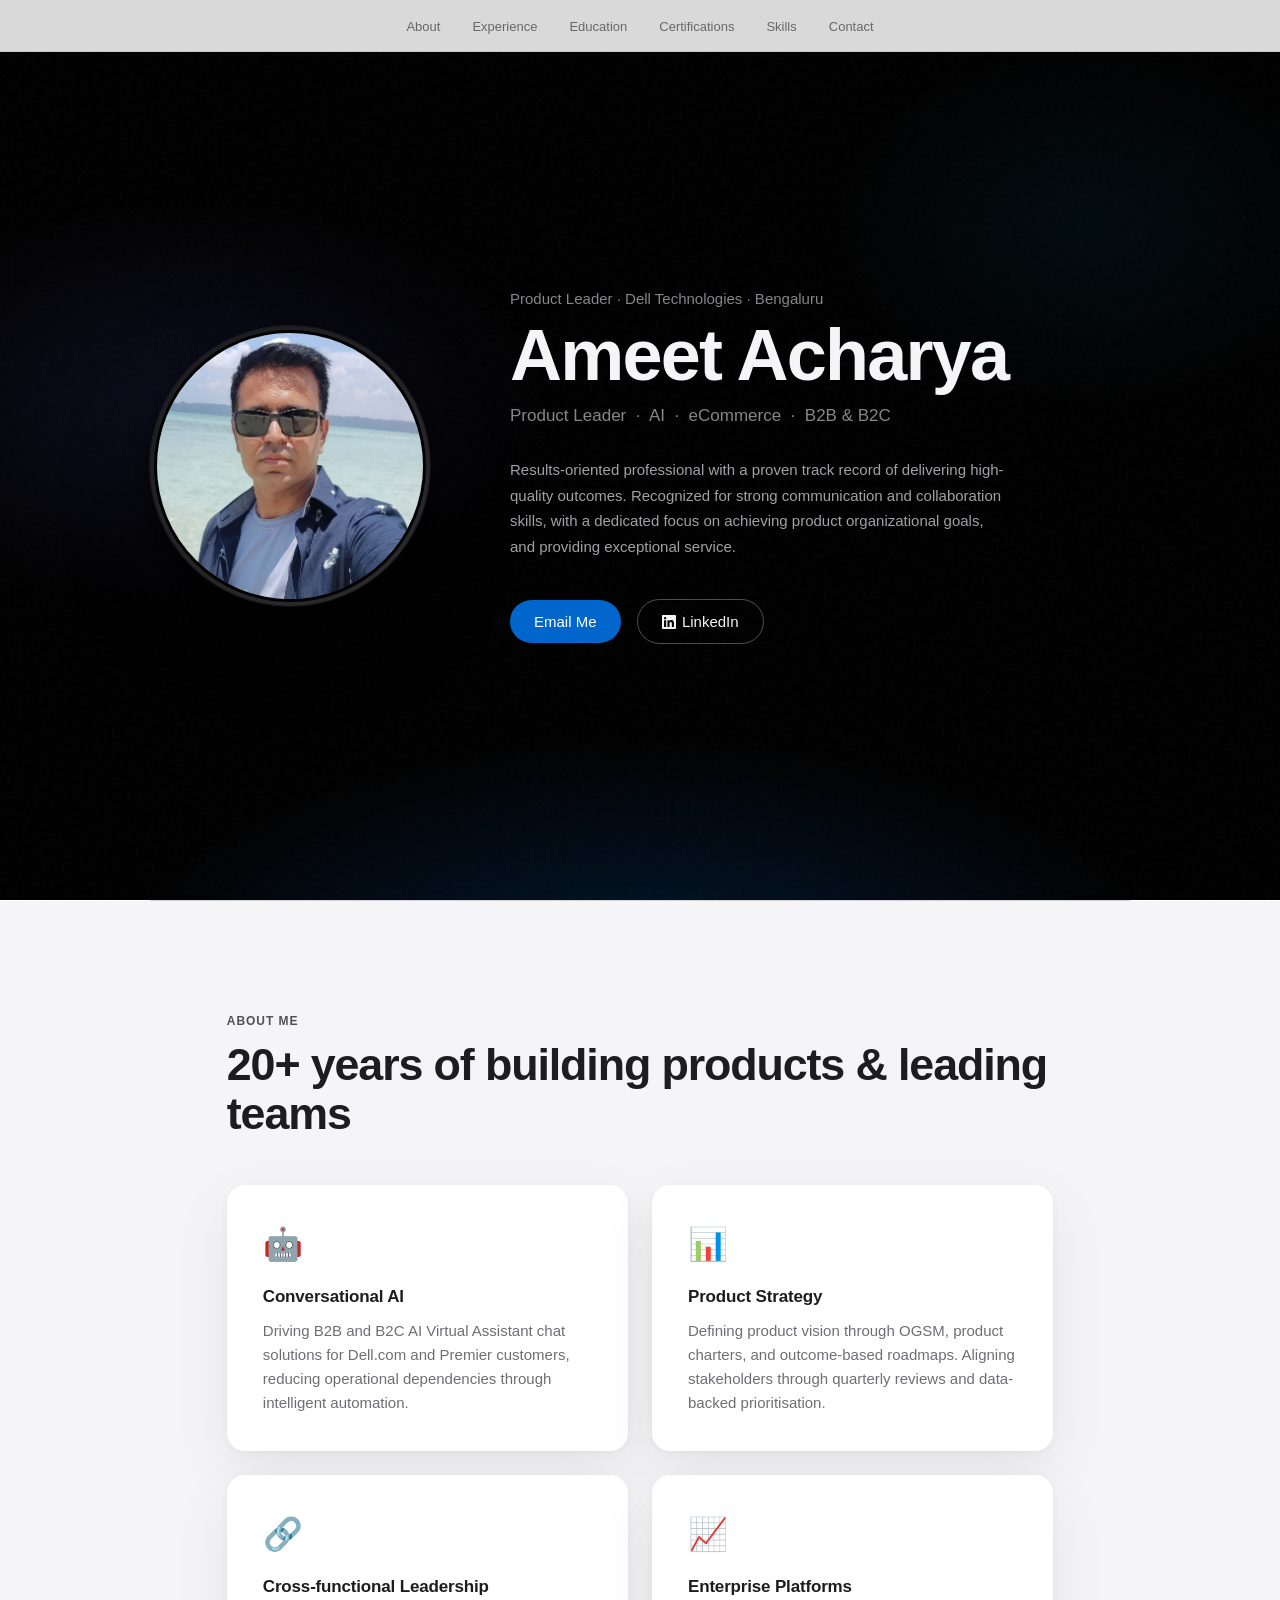
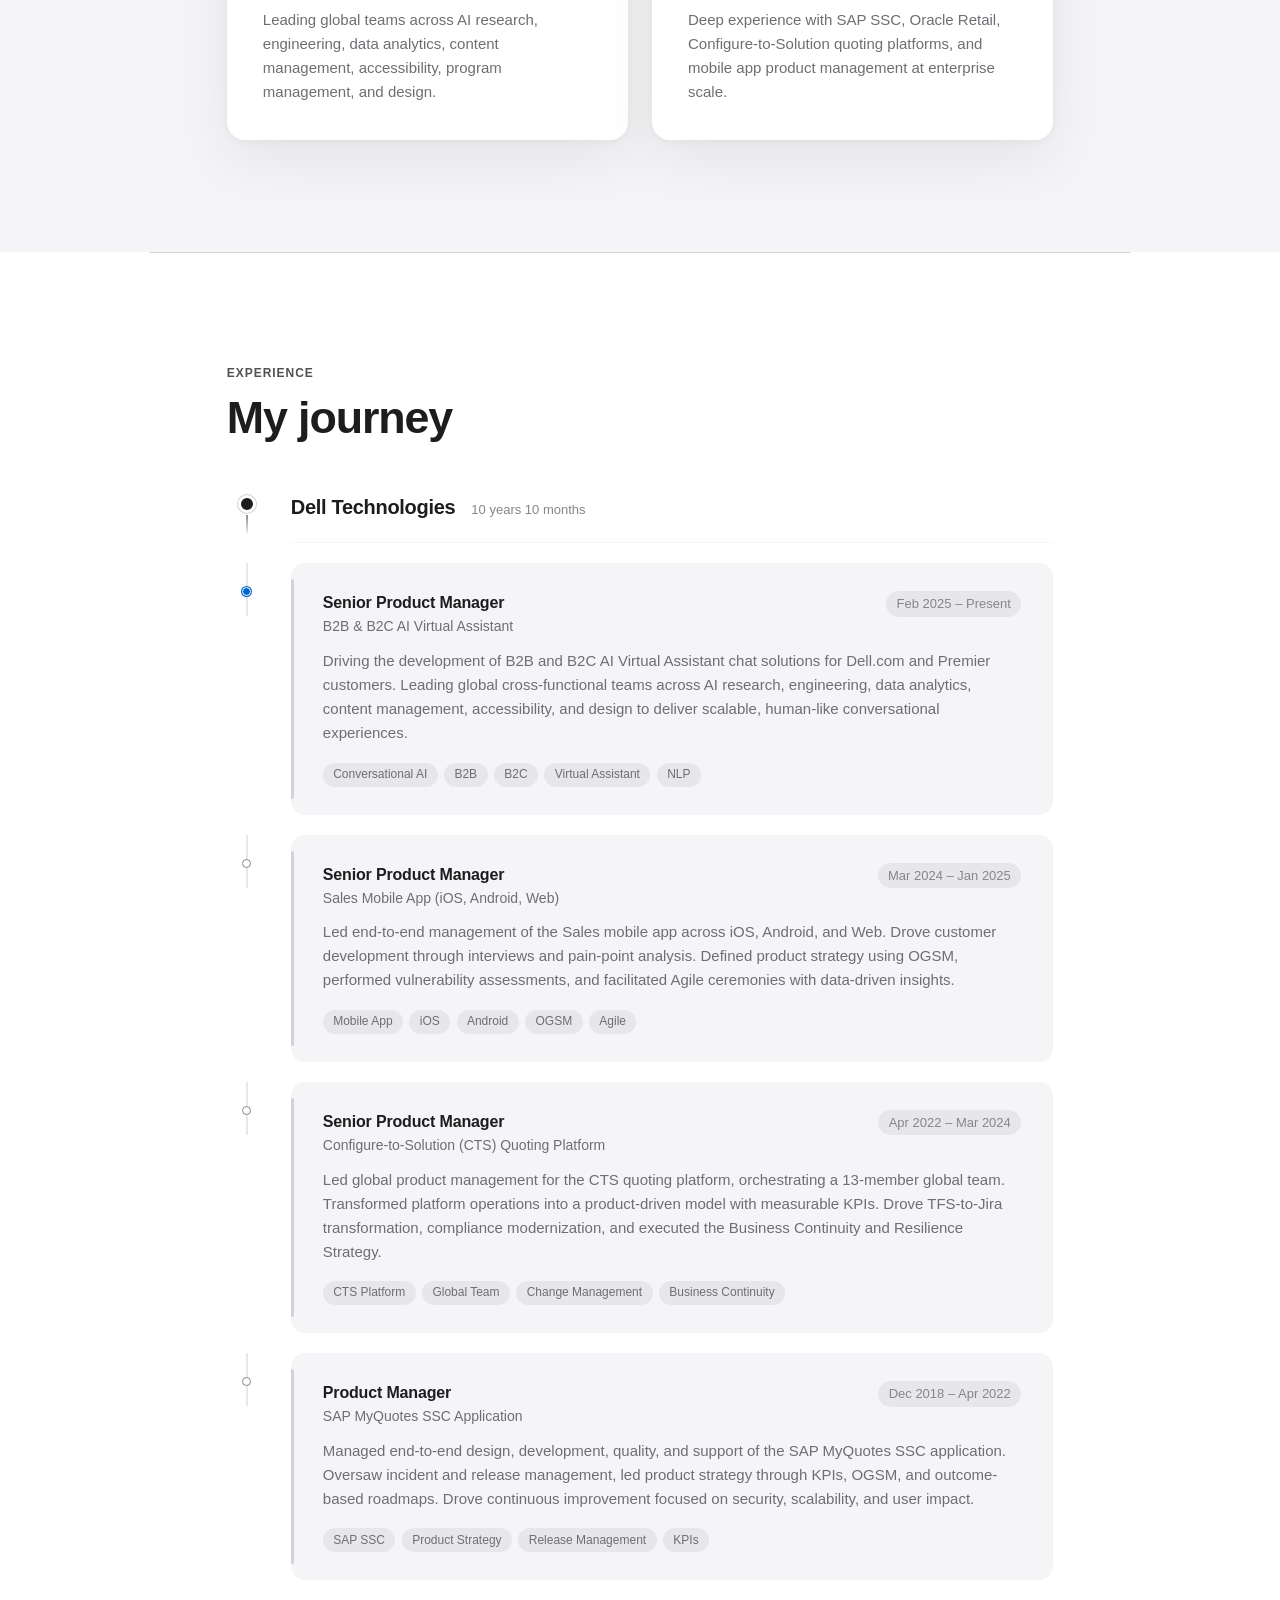
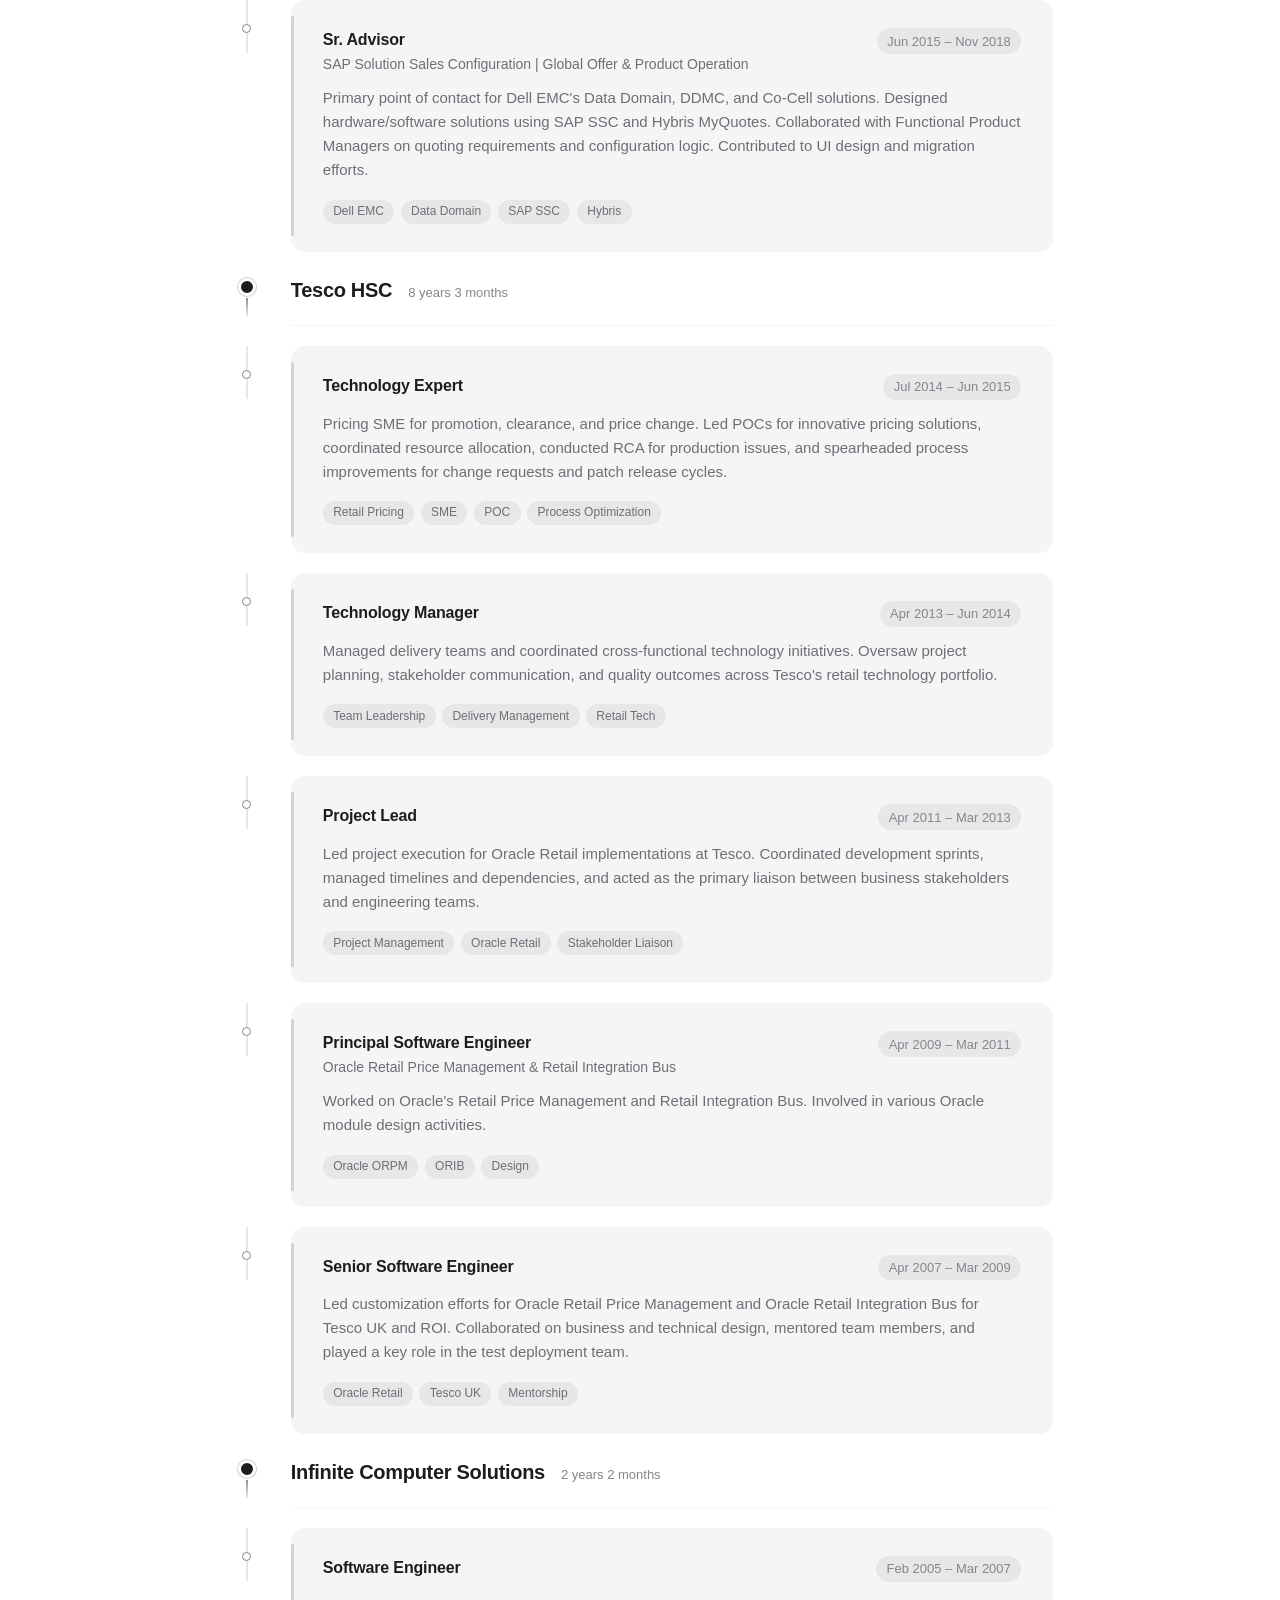
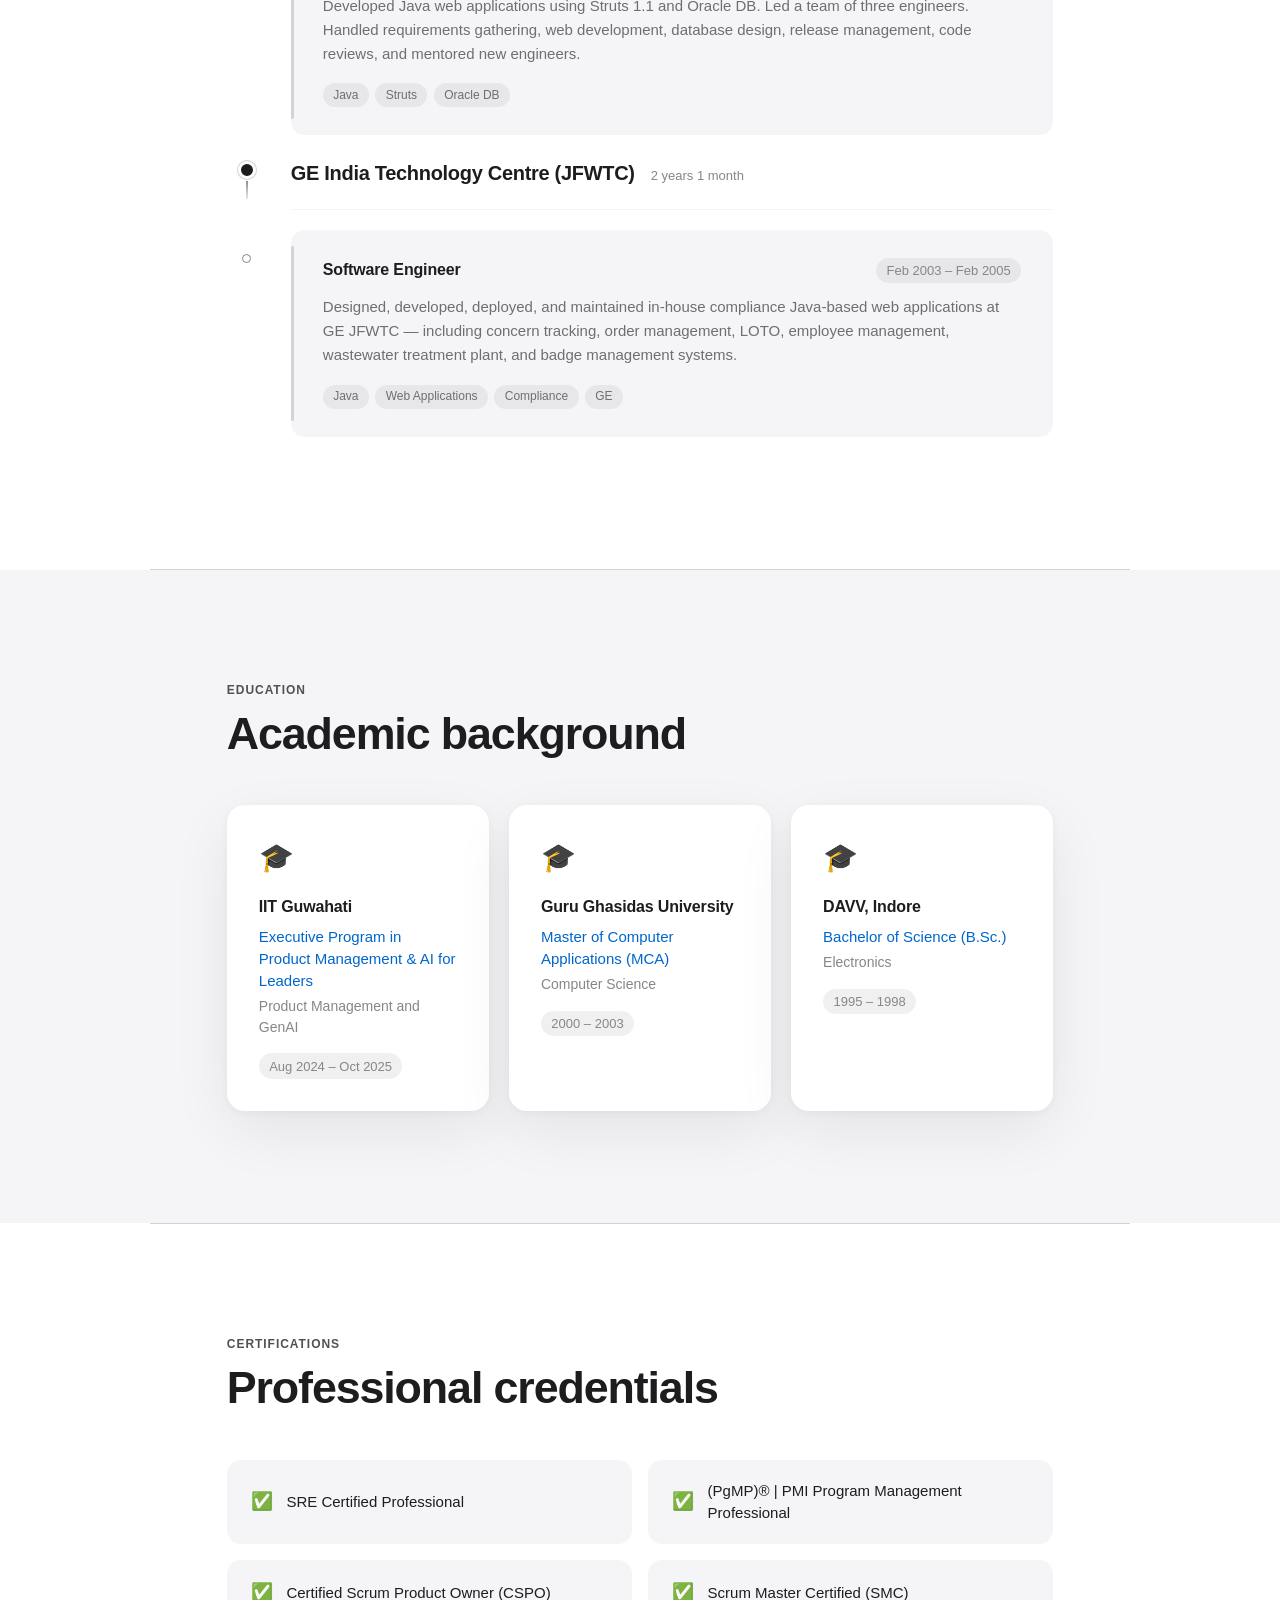
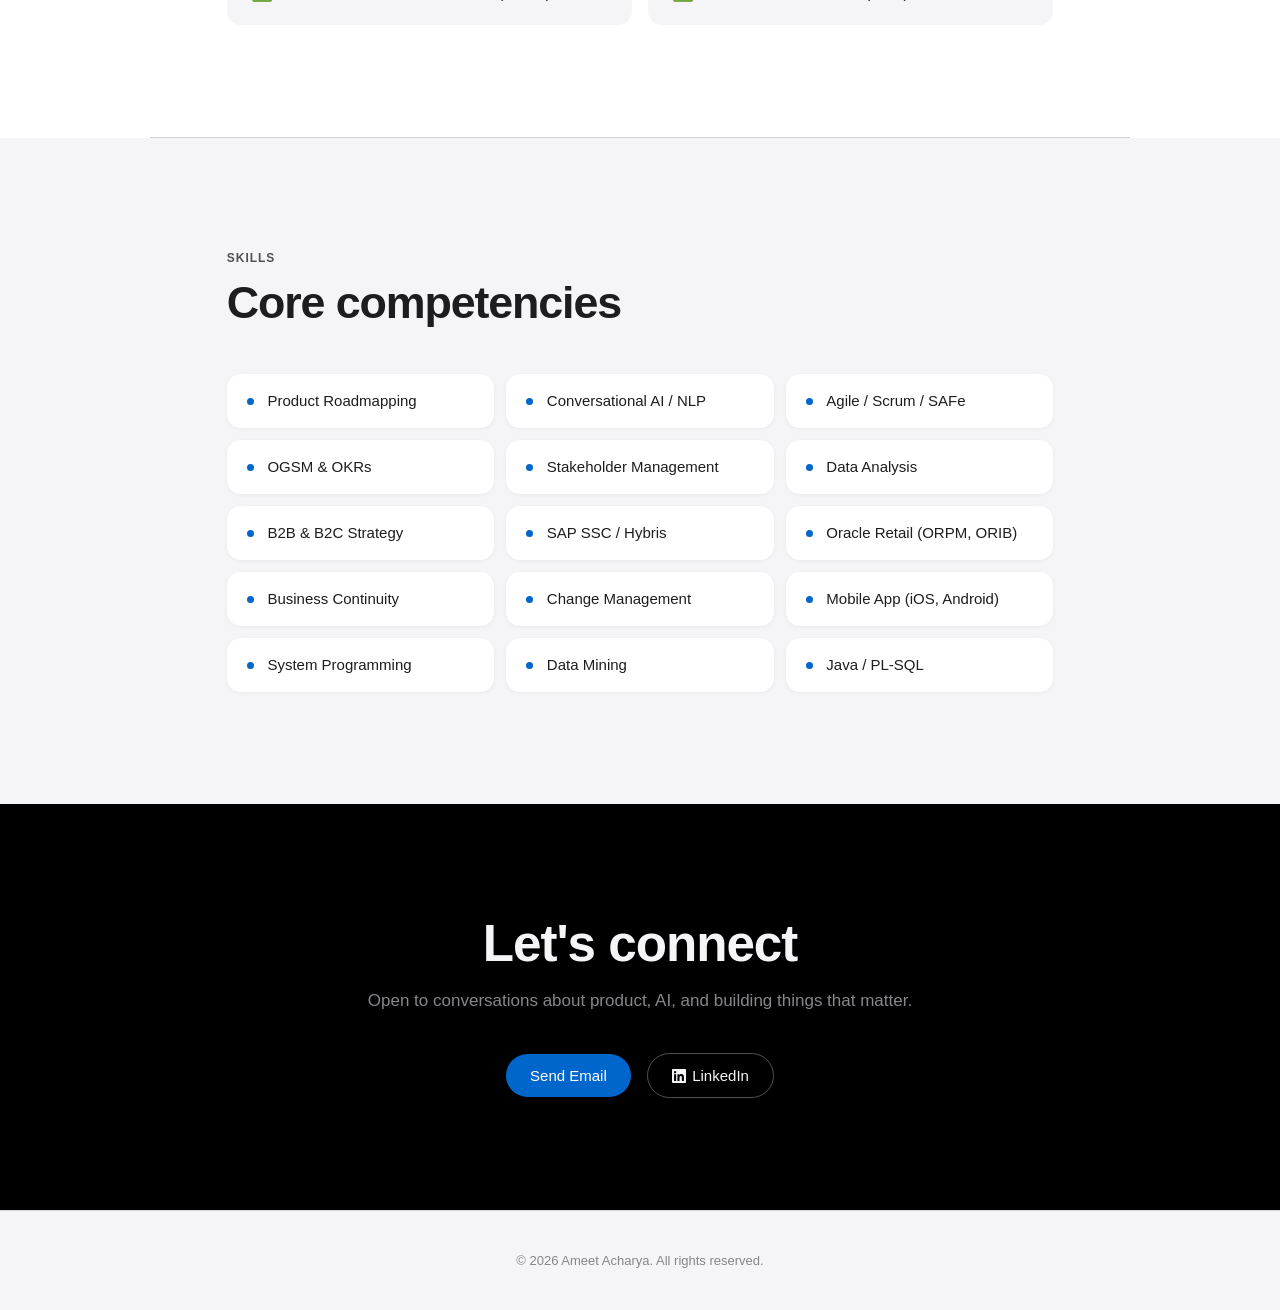
<file: index.html>
<!DOCTYPE html>
<html lang="en">
<head>
  <meta charset="UTF-8" />
  <meta name="viewport" content="width=device-width, initial-scale=1.0" />
  <title>Ameet Acharya — Product Leader</title>
  <link rel="stylesheet" href="styles.css" />
</head>
<body>

  <!-- NAV -->
  <nav>
    <ul class="nav-links">
      <li><a href="#about">About</a></li>
      <li><a href="#experience">Experience</a></li>
      <li><a href="#education">Education</a></li>
      <li><a href="#certifications">Certifications</a></li>
      <li><a href="#skills">Skills</a></li>
      <li><a href="#contact">Contact</a></li>
    </ul>
    <button class="nav-hamburger" aria-label="Open menu" aria-expanded="false">
      <span></span><span></span><span></span>
    </button>
  </nav>

  <!-- MOBILE MENU DRAWER -->
  <div class="mobile-menu" aria-hidden="true">
    <ul class="mobile-nav-links">
      <li><a href="#about">About</a></li>
      <li><a href="#experience">Experience</a></li>
      <li><a href="#education">Education</a></li>
      <li><a href="#certifications">Certifications</a></li>
      <li><a href="#skills">Skills</a></li>
      <li><a href="#contact">Contact</a></li>
    </ul>
  </div>

  <!-- HERO -->
  <section id="hero" class="hero">
    <div class="hero-card">

      <div class="photo-col">
        <div class="photo-ring">
          <img src="AmeetPic.jpg" alt="Ameet Acharya" class="photo" />
        </div>
      </div>

      <div class="text-col">
        <p class="eyebrow">Product Leader &middot; Dell Technologies &middot; Bengaluru</p>
        <h1 class="name">Ameet Acharya</h1>
        <p class="tagline">Product Leader &nbsp;·&nbsp; AI &nbsp;·&nbsp; eCommerce &nbsp;·&nbsp; B2B &amp; B2C</p>
        <p class="intro">
          Results-oriented professional with a proven track record of delivering
          high-quality outcomes. Recognized for strong communication and
          collaboration skills, with a dedicated focus on achieving product
          organizational goals, and providing exceptional service.
        </p>
        <div class="links">
          <a href="mailto:acharya.ameet@gmail.com" class="btn btn-primary">Email Me</a>
          <a href="https://www.linkedin.com/in/ameetacharya/" target="_blank" rel="noopener" class="btn btn-outline">
            <svg xmlns="http://www.w3.org/2000/svg" width="14" height="14" fill="currentColor" viewBox="0 0 24 24"><path d="M20.447 20.452h-3.554v-5.569c0-1.328-.027-3.037-1.852-3.037-1.853 0-2.136 1.445-2.136 2.939v5.667H9.351V9h3.414v1.561h.046c.477-.9 1.637-1.85 3.37-1.85 3.601 0 4.267 2.37 4.267 5.455v6.286zM5.337 7.433a2.062 2.062 0 01-2.063-2.065 2.064 2.064 0 112.063 2.065zm1.782 13.019H3.555V9h3.564v11.452zM22.225 0H1.771C.792 0 0 .774 0 1.729v20.542C0 23.227.792 24 1.771 24h20.451C23.2 24 24 23.227 24 22.271V1.729C24 .774 23.2 0 22.222 0h.003z"/></svg>
            LinkedIn
          </a>
        </div>
      </div>

    </div>
  </section>

  <hr class="divider" />

  <!-- ABOUT -->
  <section id="about">
    <div class="section-inner">
      <p class="section-label">About Me</p>
      <h2 class="section-title">20+ years of building products &amp; leading teams</h2>
      <div class="about-grid">
        <div class="about-card">
          <span class="about-icon">&#129302;</span>
          <h3>Conversational AI</h3>
          <p>Driving B2B and B2C AI Virtual Assistant chat solutions for Dell.com and Premier customers, reducing operational dependencies through intelligent automation.</p>
        </div>
        <div class="about-card">
          <span class="about-icon">&#128202;</span>
          <h3>Product Strategy</h3>
          <p>Defining product vision through OGSM, product charters, and outcome-based roadmaps. Aligning stakeholders through quarterly reviews and data-backed prioritisation.</p>
        </div>
        <div class="about-card">
          <span class="about-icon">&#128279;</span>
          <h3>Cross-functional Leadership</h3>
          <p>Leading global teams across AI research, engineering, data analytics, content management, accessibility, program management, and design.</p>
        </div>
        <div class="about-card">
          <span class="about-icon">&#128200;</span>
          <h3>Enterprise Platforms</h3>
          <p>Deep experience with SAP SSC, Oracle Retail, Configure-to-Solution quoting platforms, and mobile app product management at enterprise scale.</p>
        </div>
      </div>
    </div>
  </section>

  <hr class="divider" />

  <!-- EXPERIENCE -->
  <section id="experience" class="section">
    <p class="section-label">Experience</p>
    <h2 class="section-title">My journey</h2>

    <div class="vtimeline">

      <!-- Dell Technologies -->
      <div class="vtl-company-block">

        <div class="vtl-row vtl-row--company">
          <div class="vtl-track vtl-track--company">
            <div class="vtl-dot vtl-dot--company"></div>
          </div>
          <div class="vtl-content">
            <div class="vtl-company-header">
              <h3 class="vtl-company-name">Dell Technologies</h3>
              <span class="vtl-tenure">10 years 10 months</span>
            </div>
          </div>
        </div>

        <div class="vtl-row vtl-row--role">
          <div class="vtl-track"><div class="vtl-dot vtl-dot--role vtl-dot--current"></div></div>
          <div class="vtl-content">
            <div class="exp-card">
              <div class="exp-header">
                <div>
                  <div class="exp-title">Senior Product Manager</div>
                  <div class="exp-subtitle">B2B &amp; B2C AI Virtual Assistant</div>
                </div>
                <span class="exp-period">Feb 2025 &ndash; Present</span>
              </div>
              <p class="exp-desc">Driving the development of B2B and B2C AI Virtual Assistant chat solutions for Dell.com and Premier customers. Leading global cross-functional teams across AI research, engineering, data analytics, content management, accessibility, and design to deliver scalable, human-like conversational experiences.</p>
              <div class="exp-tags">
                <span class="tag">Conversational AI</span><span class="tag">B2B</span><span class="tag">B2C</span><span class="tag">Virtual Assistant</span><span class="tag">NLP</span>
              </div>
            </div>
          </div>
        </div>

        <div class="vtl-row vtl-row--role">
          <div class="vtl-track"><div class="vtl-dot vtl-dot--role"></div></div>
          <div class="vtl-content">
            <div class="exp-card">
              <div class="exp-header">
                <div>
                  <div class="exp-title">Senior Product Manager</div>
                  <div class="exp-subtitle">Sales Mobile App (iOS, Android, Web)</div>
                </div>
                <span class="exp-period">Mar 2024 &ndash; Jan 2025</span>
              </div>
              <p class="exp-desc">Led end-to-end management of the Sales mobile app across iOS, Android, and Web. Drove customer development through interviews and pain-point analysis. Defined product strategy using OGSM, performed vulnerability assessments, and facilitated Agile ceremonies with data-driven insights.</p>
              <div class="exp-tags">
                <span class="tag">Mobile App</span><span class="tag">iOS</span><span class="tag">Android</span><span class="tag">OGSM</span><span class="tag">Agile</span>
              </div>
            </div>
          </div>
        </div>

        <div class="vtl-row vtl-row--role">
          <div class="vtl-track"><div class="vtl-dot vtl-dot--role"></div></div>
          <div class="vtl-content">
            <div class="exp-card">
              <div class="exp-header">
                <div>
                  <div class="exp-title">Senior Product Manager</div>
                  <div class="exp-subtitle">Configure-to-Solution (CTS) Quoting Platform</div>
                </div>
                <span class="exp-period">Apr 2022 &ndash; Mar 2024</span>
              </div>
              <p class="exp-desc">Led global product management for the CTS quoting platform, orchestrating a 13-member global team. Transformed platform operations into a product-driven model with measurable KPIs. Drove TFS-to-Jira transformation, compliance modernization, and executed the Business Continuity and Resilience Strategy.</p>
              <div class="exp-tags">
                <span class="tag">CTS Platform</span><span class="tag">Global Team</span><span class="tag">Change Management</span><span class="tag">Business Continuity</span>
              </div>
            </div>
          </div>
        </div>

        <div class="vtl-row vtl-row--role">
          <div class="vtl-track"><div class="vtl-dot vtl-dot--role"></div></div>
          <div class="vtl-content">
            <div class="exp-card">
              <div class="exp-header">
                <div>
                  <div class="exp-title">Product Manager</div>
                  <div class="exp-subtitle">SAP MyQuotes SSC Application</div>
                </div>
                <span class="exp-period">Dec 2018 &ndash; Apr 2022</span>
              </div>
              <p class="exp-desc">Managed end-to-end design, development, quality, and support of the SAP MyQuotes SSC application. Oversaw incident and release management, led product strategy through KPIs, OGSM, and outcome-based roadmaps. Drove continuous improvement focused on security, scalability, and user impact.</p>
              <div class="exp-tags">
                <span class="tag">SAP SSC</span><span class="tag">Product Strategy</span><span class="tag">Release Management</span><span class="tag">KPIs</span>
              </div>
            </div>
          </div>
        </div>

        <div class="vtl-row vtl-row--role">
          <div class="vtl-track"><div class="vtl-dot vtl-dot--role"></div></div>
          <div class="vtl-content">
            <div class="exp-card">
              <div class="exp-header">
                <div>
                  <div class="exp-title">Sr. Advisor</div>
                  <div class="exp-subtitle">SAP Solution Sales Configuration | Global Offer &amp; Product Operation</div>
                </div>
                <span class="exp-period">Jun 2015 &ndash; Nov 2018</span>
              </div>
              <p class="exp-desc">Primary point of contact for Dell EMC's Data Domain, DDMC, and Co-Cell solutions. Designed hardware/software solutions using SAP SSC and Hybris MyQuotes. Collaborated with Functional Product Managers on quoting requirements and configuration logic. Contributed to UI design and migration efforts.</p>
              <div class="exp-tags">
                <span class="tag">Dell EMC</span><span class="tag">Data Domain</span><span class="tag">SAP SSC</span><span class="tag">Hybris</span>
              </div>
            </div>
          </div>
        </div>

      </div>

      <!-- Tesco HSC -->
      <div class="vtl-company-block">

        <div class="vtl-row vtl-row--company">
          <div class="vtl-track vtl-track--company">
            <div class="vtl-dot vtl-dot--company"></div>
          </div>
          <div class="vtl-content">
            <div class="vtl-company-header">
              <h3 class="vtl-company-name">Tesco HSC</h3>
              <span class="vtl-tenure">8 years 3 months</span>
            </div>
          </div>
        </div>

        <div class="vtl-row vtl-row--role">
          <div class="vtl-track"><div class="vtl-dot vtl-dot--role"></div></div>
          <div class="vtl-content">
            <div class="exp-card">
              <div class="exp-header">
                <div><div class="exp-title">Technology Expert</div></div>
                <span class="exp-period">Jul 2014 &ndash; Jun 2015</span>
              </div>
              <p class="exp-desc">Pricing SME for promotion, clearance, and price change. Led POCs for innovative pricing solutions, coordinated resource allocation, conducted RCA for production issues, and spearheaded process improvements for change requests and patch release cycles.</p>
              <div class="exp-tags">
                <span class="tag">Retail Pricing</span><span class="tag">SME</span><span class="tag">POC</span><span class="tag">Process Optimization</span>
              </div>
            </div>
          </div>
        </div>

        <div class="vtl-row vtl-row--role">
          <div class="vtl-track"><div class="vtl-dot vtl-dot--role"></div></div>
          <div class="vtl-content">
            <div class="exp-card">
              <div class="exp-header">
                <div><div class="exp-title">Technology Manager</div></div>
                <span class="exp-period">Apr 2013 &ndash; Jun 2014</span>
              </div>
              <p class="exp-desc">Managed delivery teams and coordinated cross-functional technology initiatives. Oversaw project planning, stakeholder communication, and quality outcomes across Tesco's retail technology portfolio.</p>
              <div class="exp-tags">
                <span class="tag">Team Leadership</span><span class="tag">Delivery Management</span><span class="tag">Retail Tech</span>
              </div>
            </div>
          </div>
        </div>

        <div class="vtl-row vtl-row--role">
          <div class="vtl-track"><div class="vtl-dot vtl-dot--role"></div></div>
          <div class="vtl-content">
            <div class="exp-card">
              <div class="exp-header">
                <div><div class="exp-title">Project Lead</div></div>
                <span class="exp-period">Apr 2011 &ndash; Mar 2013</span>
              </div>
              <p class="exp-desc">Led project execution for Oracle Retail implementations at Tesco. Coordinated development sprints, managed timelines and dependencies, and acted as the primary liaison between business stakeholders and engineering teams.</p>
              <div class="exp-tags">
                <span class="tag">Project Management</span><span class="tag">Oracle Retail</span><span class="tag">Stakeholder Liaison</span>
              </div>
            </div>
          </div>
        </div>

        <div class="vtl-row vtl-row--role">
          <div class="vtl-track"><div class="vtl-dot vtl-dot--role"></div></div>
          <div class="vtl-content">
            <div class="exp-card">
              <div class="exp-header">
                <div>
                  <div class="exp-title">Principal Software Engineer</div>
                  <div class="exp-subtitle">Oracle Retail Price Management &amp; Retail Integration Bus</div>
                </div>
                <span class="exp-period">Apr 2009 &ndash; Mar 2011</span>
              </div>
              <p class="exp-desc">Worked on Oracle's Retail Price Management and Retail Integration Bus. Involved in various Oracle module design activities.</p>
              <div class="exp-tags">
                <span class="tag">Oracle ORPM</span><span class="tag">ORIB</span><span class="tag">Design</span>
              </div>
            </div>
          </div>
        </div>

        <div class="vtl-row vtl-row--role">
          <div class="vtl-track"><div class="vtl-dot vtl-dot--role"></div></div>
          <div class="vtl-content">
            <div class="exp-card">
              <div class="exp-header">
                <div><div class="exp-title">Senior Software Engineer</div></div>
                <span class="exp-period">Apr 2007 &ndash; Mar 2009</span>
              </div>
              <p class="exp-desc">Led customization efforts for Oracle Retail Price Management and Oracle Retail Integration Bus for Tesco UK and ROI. Collaborated on business and technical design, mentored team members, and played a key role in the test deployment team.</p>
              <div class="exp-tags">
                <span class="tag">Oracle Retail</span><span class="tag">Tesco UK</span><span class="tag">Mentorship</span>
              </div>
            </div>
          </div>
        </div>

      </div>

      <!-- Infinite Computer Solutions -->
      <div class="vtl-company-block">

        <div class="vtl-row vtl-row--company">
          <div class="vtl-track vtl-track--company">
            <div class="vtl-dot vtl-dot--company"></div>
          </div>
          <div class="vtl-content">
            <div class="vtl-company-header">
              <h3 class="vtl-company-name">Infinite Computer Solutions</h3>
              <span class="vtl-tenure">2 years 2 months</span>
            </div>
          </div>
        </div>

        <div class="vtl-row vtl-row--role">
          <div class="vtl-track"><div class="vtl-dot vtl-dot--role"></div></div>
          <div class="vtl-content">
            <div class="exp-card">
              <div class="exp-header">
                <div><div class="exp-title">Software Engineer</div></div>
                <span class="exp-period">Feb 2005 &ndash; Mar 2007</span>
              </div>
              <p class="exp-desc">Developed Java web applications using Struts 1.1 and Oracle DB. Led a team of three engineers. Handled requirements gathering, web development, database design, release management, code reviews, and mentored new engineers.</p>
              <div class="exp-tags">
                <span class="tag">Java</span><span class="tag">Struts</span><span class="tag">Oracle DB</span>
              </div>
            </div>
          </div>
        </div>

      </div>

      <!-- GE India Technology Centre -->
      <div class="vtl-company-block vtl-company-block--last">

        <div class="vtl-row vtl-row--company">
          <div class="vtl-track vtl-track--company">
            <div class="vtl-dot vtl-dot--company"></div>
          </div>
          <div class="vtl-content">
            <div class="vtl-company-header">
              <h3 class="vtl-company-name">GE India Technology Centre (JFWTC)</h3>
              <span class="vtl-tenure">2 years 1 month</span>
            </div>
          </div>
        </div>

        <div class="vtl-row vtl-row--role">
          <div class="vtl-track vtl-track--last"><div class="vtl-dot vtl-dot--role"></div></div>
          <div class="vtl-content">
            <div class="exp-card">
              <div class="exp-header">
                <div><div class="exp-title">Software Engineer</div></div>
                <span class="exp-period">Feb 2003 &ndash; Feb 2005</span>
              </div>
              <p class="exp-desc">Designed, developed, deployed, and maintained in-house compliance Java-based web applications at GE JFWTC &mdash; including concern tracking, order management, LOTO, employee management, wastewater treatment plant, and badge management systems.</p>
              <div class="exp-tags">
                <span class="tag">Java</span><span class="tag">Web Applications</span><span class="tag">Compliance</span><span class="tag">GE</span>
              </div>
            </div>
          </div>
        </div>

      </div>

    </div>
  </section>

  <hr class="divider" />

  <!-- EDUCATION -->
  <section id="education">
    <div class="section-inner">
      <p class="section-label">Education</p>
      <h2 class="section-title">Academic background</h2>
      <div class="edu-grid">
        <div class="edu-card">
          <span class="edu-icon">&#127891;</span>
          <h3>IIT Guwahati</h3>
          <p class="edu-degree">Executive Program in Product Management &amp; AI for Leaders</p>
          <p class="edu-field">Product Management and GenAI</p>
          <span class="edu-period">Aug 2024 &ndash; Oct 2025</span>
        </div>
        <div class="edu-card">
          <span class="edu-icon">&#127891;</span>
          <h3>Guru Ghasidas University</h3>
          <p class="edu-degree">Master of Computer Applications (MCA)</p>
          <p class="edu-field">Computer Science</p>
          <span class="edu-period">2000 &ndash; 2003</span>
        </div>
        <div class="edu-card">
          <span class="edu-icon">&#127891;</span>
          <h3>DAVV, Indore</h3>
          <p class="edu-degree">Bachelor of Science (B.Sc.)</p>
          <p class="edu-field">Electronics</p>
          <span class="edu-period">1995 &ndash; 1998</span>
        </div>
      </div>
    </div>
  </section>

  <hr class="divider" />

  <!-- CERTIFICATIONS -->
  <section id="certifications" class="section">
    <p class="section-label">Certifications</p>
    <h2 class="section-title">Professional credentials</h2>
    <div class="cert-grid">
      <div class="cert-item">
        <div class="cert-badge">&#9989;</div>
        <span>SRE Certified Professional</span>
      </div>
      <div class="cert-item">
        <div class="cert-badge">&#9989;</div>
        <span>(PgMP)&reg; | PMI Program Management Professional</span>
      </div>
      <div class="cert-item">
        <div class="cert-badge">&#9989;</div>
        <span>Certified Scrum Product Owner (CSPO)</span>
      </div>
      <div class="cert-item">
        <div class="cert-badge">&#9989;</div>
        <span>Scrum Master Certified (SMC)</span>
      </div>
    </div>
  </section>

  <hr class="divider" />

  <!-- SKILLS -->
  <section id="skills">
    <div class="section-inner">
      <p class="section-label">Skills</p>
      <h2 class="section-title">Core competencies</h2>
      <div class="skills-grid">
        <div class="skill-item"><div class="skill-dot"></div><span>Product Roadmapping</span></div>
        <div class="skill-item"><div class="skill-dot"></div><span>Conversational AI / NLP</span></div>
        <div class="skill-item"><div class="skill-dot"></div><span>Agile / Scrum / SAFe</span></div>
        <div class="skill-item"><div class="skill-dot"></div><span>OGSM &amp; OKRs</span></div>
        <div class="skill-item"><div class="skill-dot"></div><span>Stakeholder Management</span></div>
        <div class="skill-item"><div class="skill-dot"></div><span>Data Analysis</span></div>
        <div class="skill-item"><div class="skill-dot"></div><span>B2B &amp; B2C Strategy</span></div>
        <div class="skill-item"><div class="skill-dot"></div><span>SAP SSC / Hybris</span></div>
        <div class="skill-item"><div class="skill-dot"></div><span>Oracle Retail (ORPM, ORIB)</span></div>
        <div class="skill-item"><div class="skill-dot"></div><span>Business Continuity</span></div>
        <div class="skill-item"><div class="skill-dot"></div><span>Change Management</span></div>
        <div class="skill-item"><div class="skill-dot"></div><span>Mobile App (iOS, Android)</span></div>
        <div class="skill-item"><div class="skill-dot"></div><span>System Programming</span></div>
        <div class="skill-item"><div class="skill-dot"></div><span>Data Mining</span></div>
        <div class="skill-item"><div class="skill-dot"></div><span>Java / PL-SQL</span></div>
      </div>
    </div>
  </section>

  <!-- CONTACT -->
  <section id="contact">
    <div class="section-inner">
      <div class="contact-box">
        <h3>Let's connect</h3>
        <p>Open to conversations about product, AI, and building things that matter.</p>
        <div class="links">
          <a href="mailto:acharya.ameet@gmail.com" class="btn btn-primary">Send Email</a>
          <a href="https://www.linkedin.com/in/ameetacharya/" target="_blank" rel="noopener" class="btn btn-outline">
            <svg xmlns="http://www.w3.org/2000/svg" width="14" height="14" fill="currentColor" viewBox="0 0 24 24"><path d="M20.447 20.452h-3.554v-5.569c0-1.328-.027-3.037-1.852-3.037-1.853 0-2.136 1.445-2.136 2.939v5.667H9.351V9h3.414v1.561h.046c.477-.9 1.637-1.85 3.37-1.85 3.601 0 4.267 2.37 4.267 5.455v6.286zM5.337 7.433a2.062 2.062 0 01-2.063-2.065 2.064 2.064 0 112.063 2.065zm1.782 13.019H3.555V9h3.564v11.452zM22.225 0H1.771C.792 0 0 .774 0 1.729v20.542C0 23.227.792 24 1.771 24h20.451C23.2 24 24 23.227 24 22.271V1.729C24 .774 23.2 0 22.222 0h.003z"/></svg>
            LinkedIn
          </a>
        </div>
      </div>
    </div>
  </section>

  <footer>
    <p>&copy; 2026 Ameet Acharya. All rights reserved.</p>
  </footer>

  <script>
    document.addEventListener('DOMContentLoaded', () => {

      // ── SCROLL REVEAL ────────────────────────────────────────────────────

      const io = new IntersectionObserver((entries) => {
        entries.forEach(e => {
          if (e.isIntersecting) {
            e.target.classList.add('revealed');
            io.unobserve(e.target);
          }
        });
      }, { threshold: 0.12 });

      // Grid children — stagger capped at 6 items max (360ms) to avoid long waits
      document.querySelectorAll('.about-grid, .edu-grid, .cert-grid, .skills-grid').forEach(grid => {
        Array.from(grid.children).forEach((child, i) => {
          child.classList.add('reveal');
          child.style.transitionDelay = `${Math.min(i, 5) * 60}ms`;
          io.observe(child);
        });
      });

      // Section labels and titles
      document.querySelectorAll('.section-label, .section-title').forEach(el => {
        el.classList.add('reveal');
        io.observe(el);
      });

      // Contact box
      document.querySelectorAll('.contact-box').forEach(el => {
        el.classList.add('reveal');
        io.observe(el);
      });

      // Experience — stagger per company block
      document.querySelectorAll('.vtl-company-block').forEach(block => {
        block.querySelectorAll('.vtl-company-header, .exp-card').forEach((el, i) => {
          el.classList.add('reveal');
          el.style.transitionDelay = `${Math.min(i, 4) * 70}ms`;
          io.observe(el);
        });
      });

      // ── ACTIVE NAV INDICATOR ─────────────────────────────────────────────
      // Tracks sections through a 10% detection band at ~25% from top.
      // Hero section clears all active states when back at the top.

      const sections = document.querySelectorAll('section[id]:not(#hero)');
      const navLinks = document.querySelectorAll('.nav-links a');

      const navIo = new IntersectionObserver((entries) => {
        entries.forEach(e => {
          if (e.isIntersecting) {
            navLinks.forEach(l => l.classList.remove('nav-active'));
            const match = document.querySelector(`.nav-links a[href="#${e.target.id}"]`);
            if (match) match.classList.add('nav-active');
          }
        });
      }, { rootMargin: '-20% 0px -70% 0px' });

      sections.forEach(s => navIo.observe(s));

      // Clear active state when hero is visible (scrolled back to top)
      const heroIo = new IntersectionObserver((entries) => {
        entries.forEach(e => {
          if (e.isIntersecting) navLinks.forEach(l => l.classList.remove('nav-active'));
        });
      }, { threshold: 0.3 });

      const hero = document.querySelector('#hero');
      if (hero) heroIo.observe(hero);

      // ── MOBILE HAMBURGER MENU ─────────────────────────────────────────────

      const hamburger = document.querySelector('.nav-hamburger');
      const mobileMenu = document.querySelector('.mobile-menu');

      hamburger.addEventListener('click', () => {
        const isOpen = mobileMenu.classList.toggle('mobile-menu--open');
        hamburger.setAttribute('aria-expanded', isOpen);
        mobileMenu.setAttribute('aria-hidden', !isOpen);
        hamburger.classList.toggle('nav-hamburger--open', isOpen);
      });

      // Close menu when a link is clicked
      document.querySelectorAll('.mobile-nav-links a').forEach(link => {
        link.addEventListener('click', () => {
          mobileMenu.classList.remove('mobile-menu--open');
          hamburger.setAttribute('aria-expanded', 'false');
          mobileMenu.setAttribute('aria-hidden', 'true');
          hamburger.classList.remove('nav-hamburger--open');
        });
      });

    });
  </script>

</body>
</html>
</file>
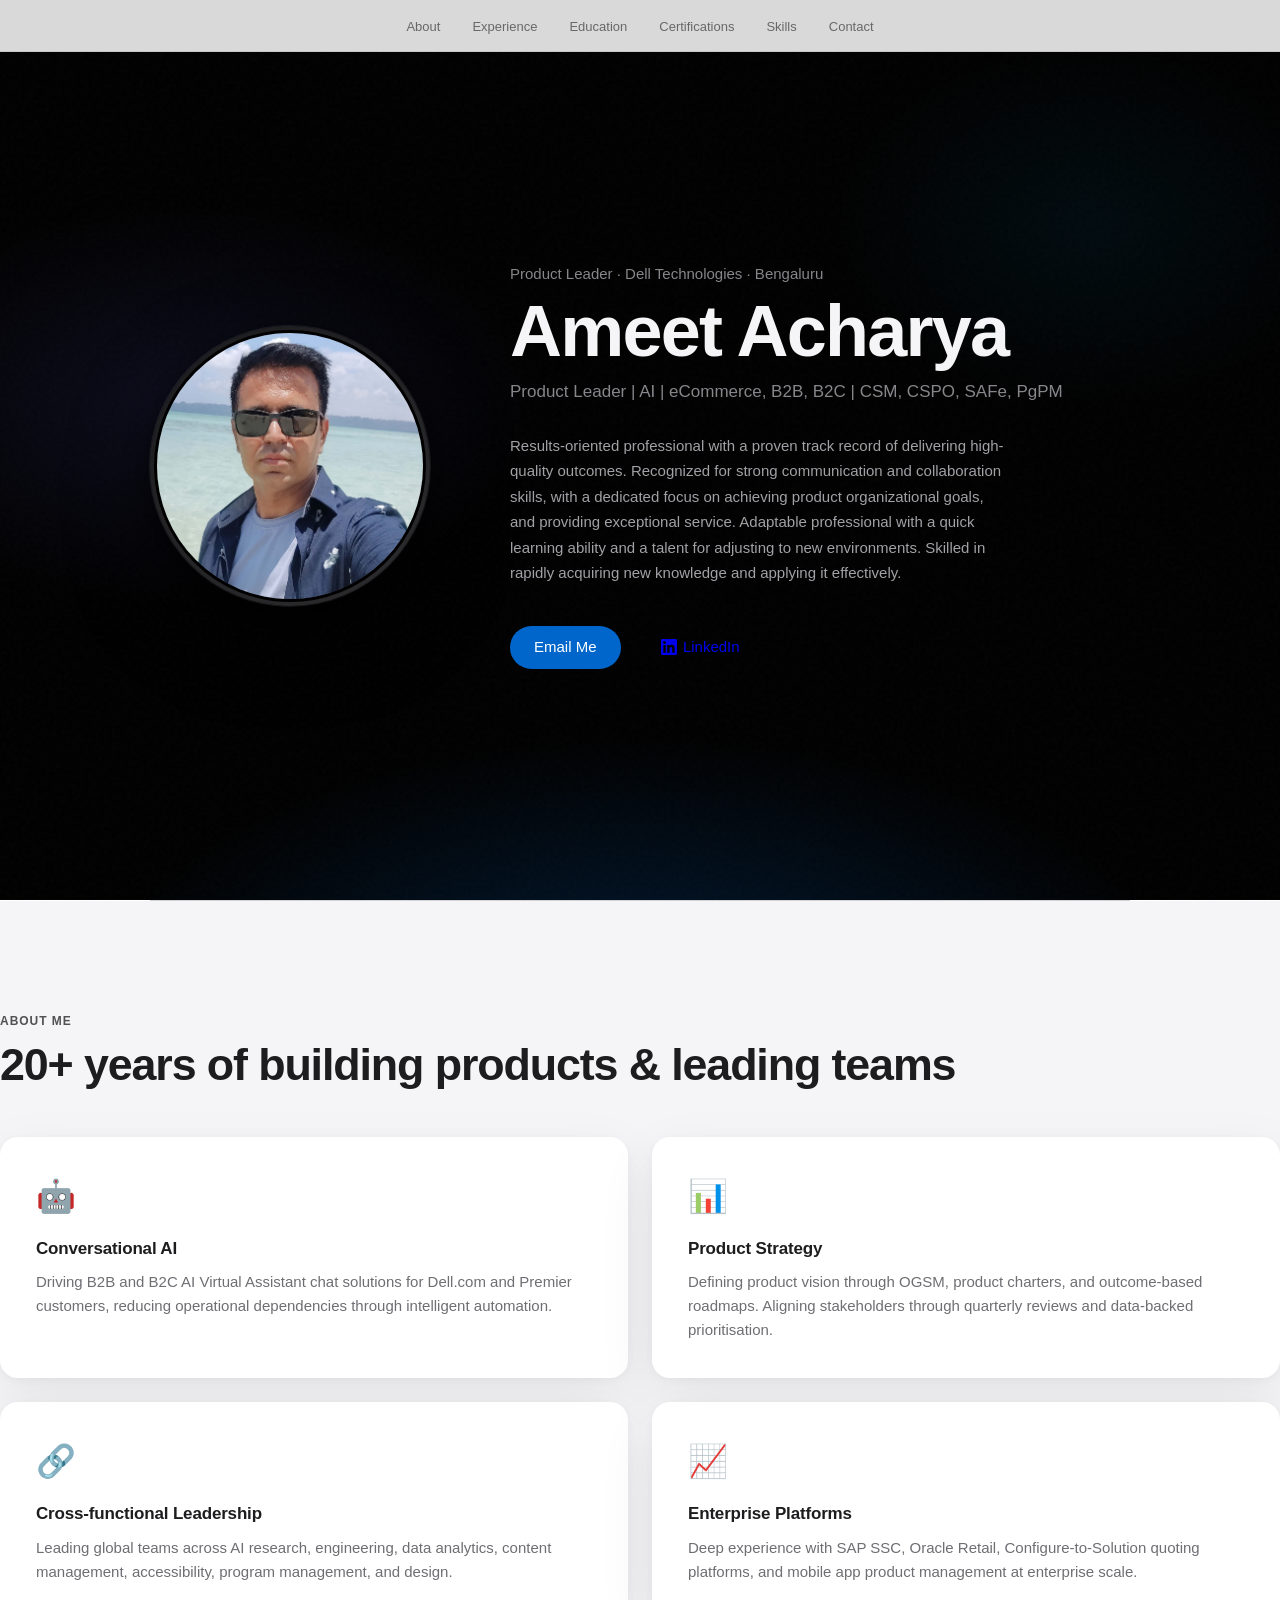
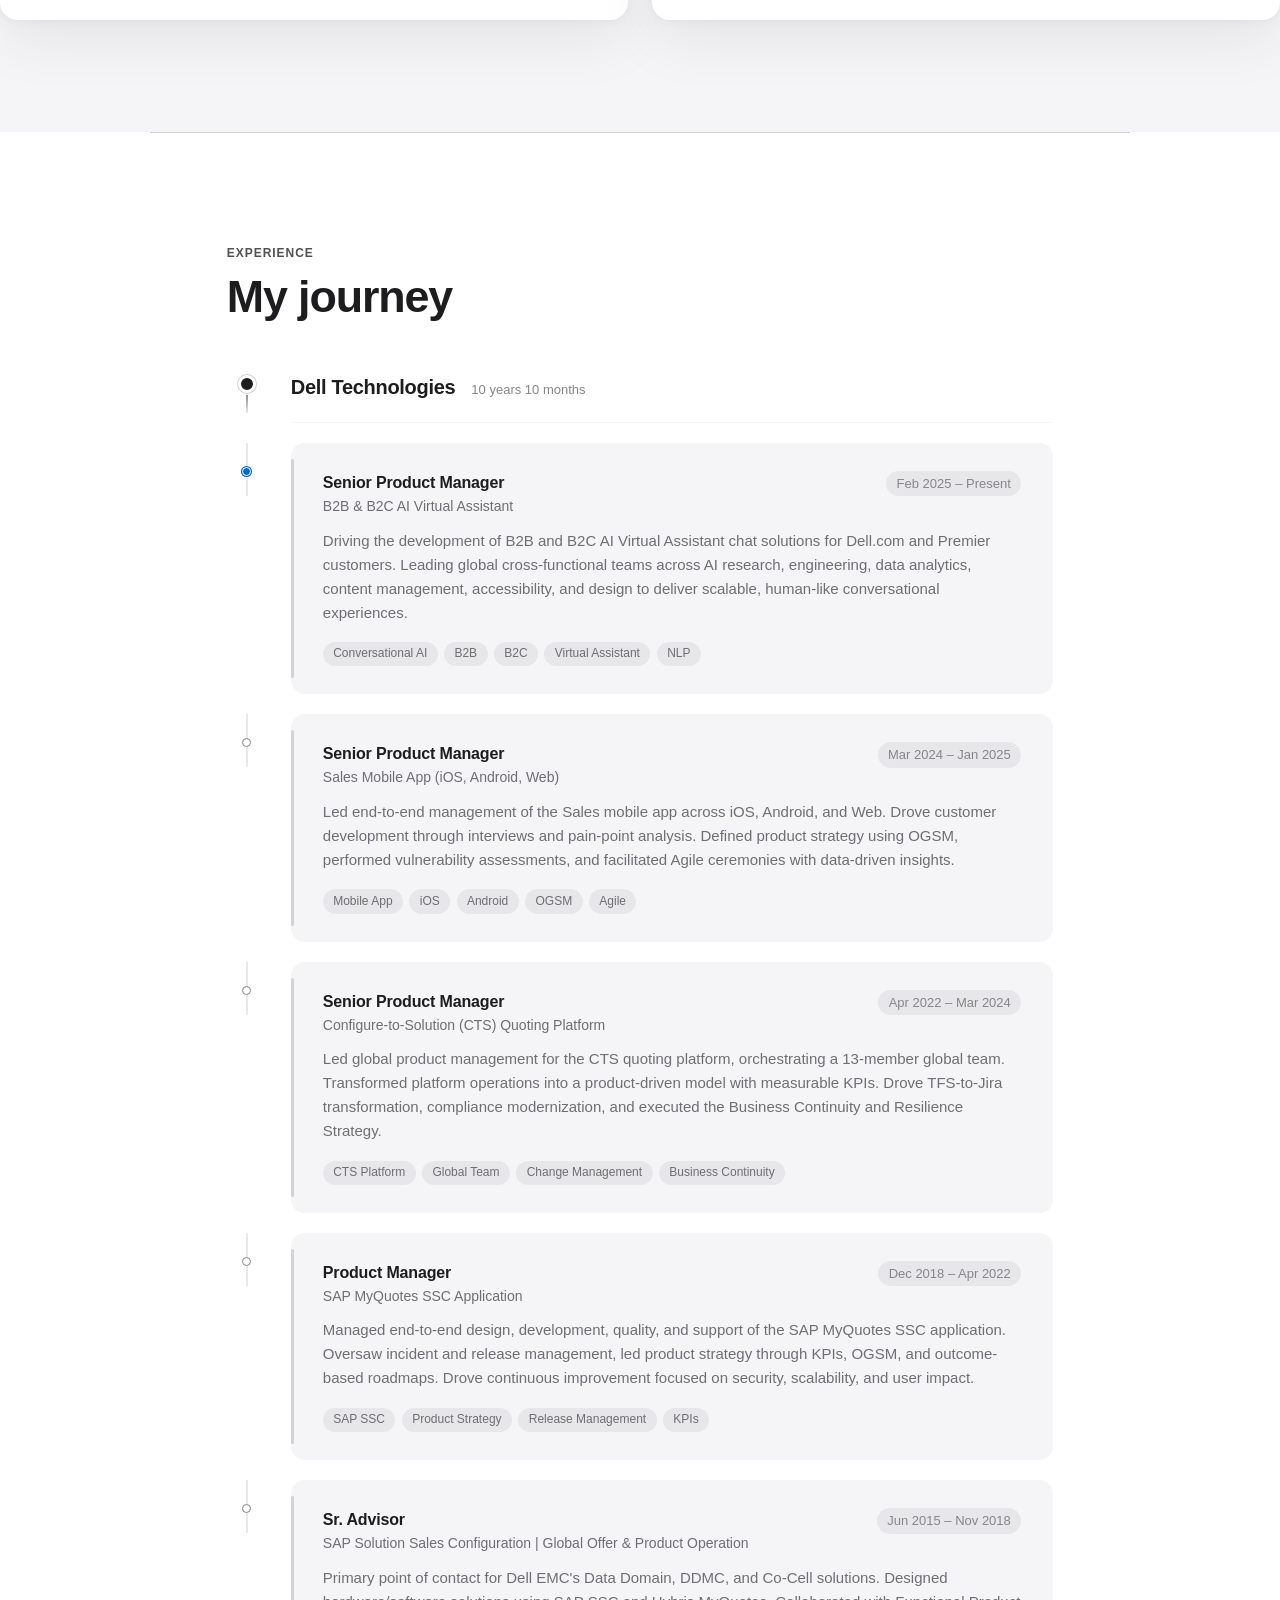
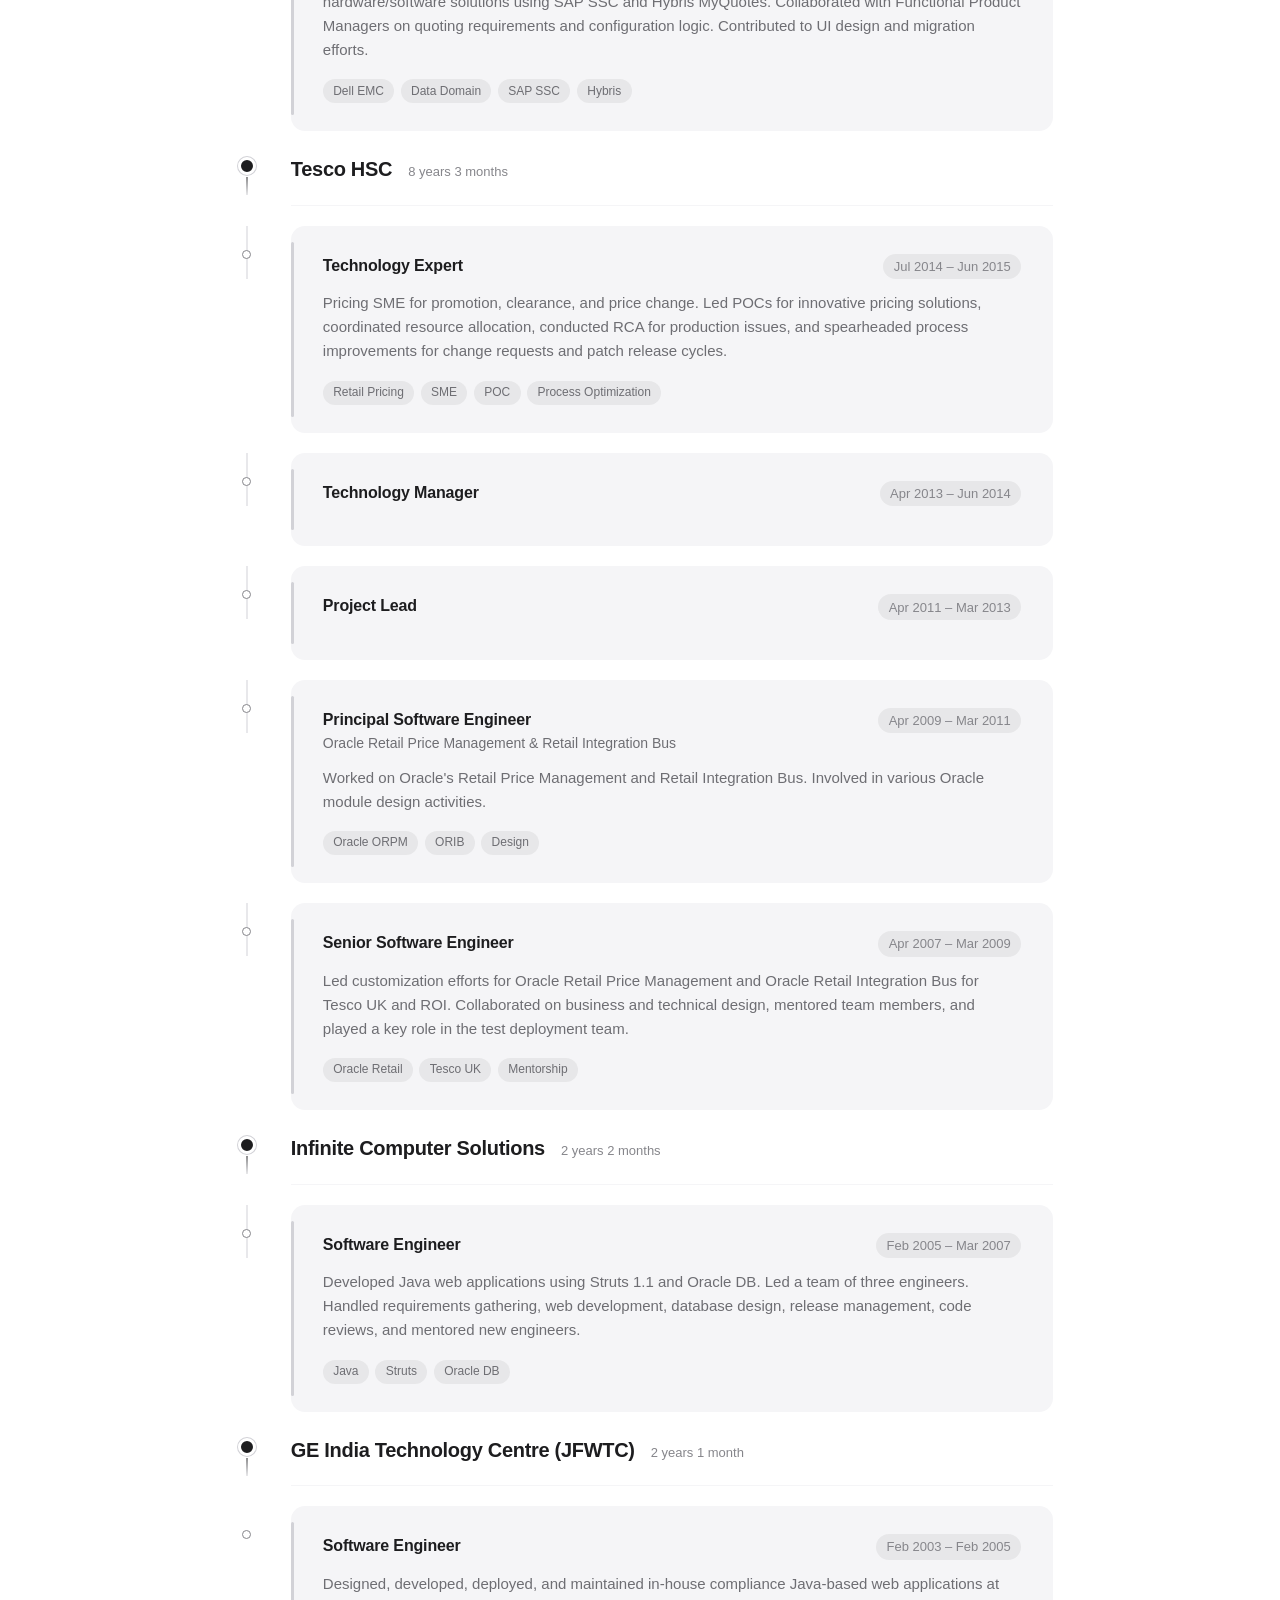
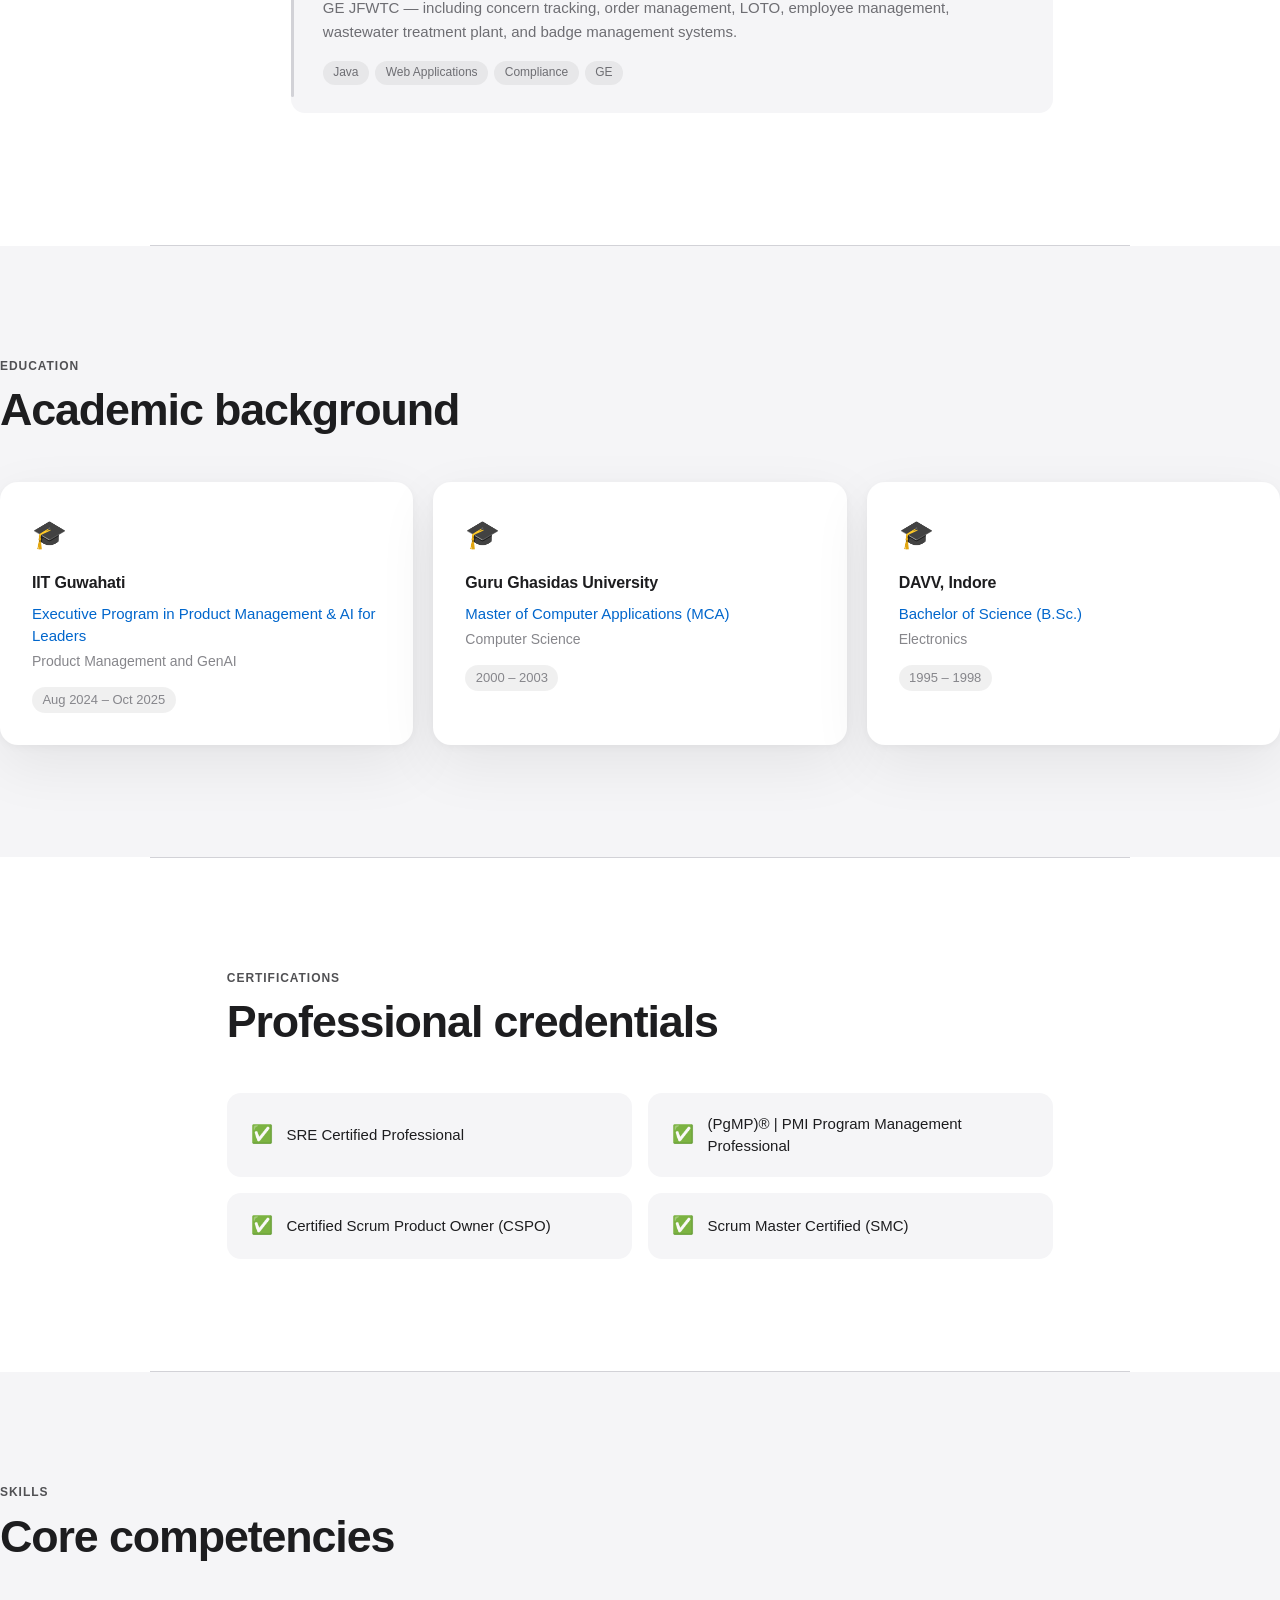
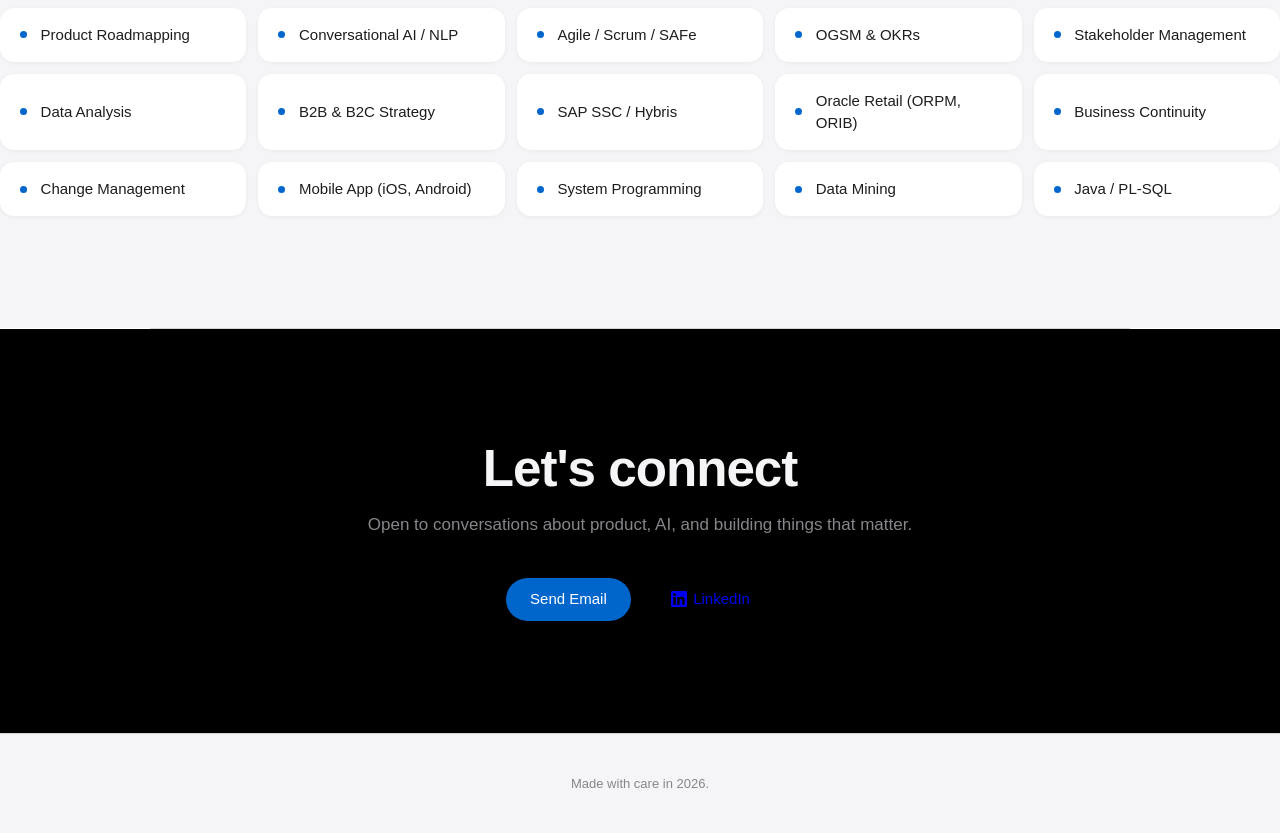
<file: index.original.html>
<!DOCTYPE html>
<html lang="en">
<head>
  <meta charset="UTF-8" />
  <meta name="viewport" content="width=device-width, initial-scale=1.0" />
  <title>Ameet Acharya</title>
  <link rel="preconnect" href="https://fonts.googleapis.com" />
  <link rel="preconnect" href="https://fonts.gstatic.com" crossorigin />
  <link href="https://fonts.googleapis.com/css2?family=Inter:wght@400;500;600;700;800&display=swap" rel="stylesheet" />
  <link rel="stylesheet" href="styles.css" />
</head>
<body>

  <!-- NAV -->
  <nav>
<ul class="nav-links">
      <li><a href="#about">About</a></li>
      <li><a href="#experience">Experience</a></li>
      <li><a href="#education">Education</a></li>
      <li><a href="#certifications">Certifications</a></li>
      <li><a href="#skills">Skills</a></li>
      <li><a href="#contact">Contact</a></li>
    </ul>
  </nav>

  <!-- HERO -->
  <section class="hero">
    <div class="hero-card">

      <div class="photo-col">
        <div class="photo-ring">
          <img src="AmeetPic.jpg" alt="Ameet Acharya" class="photo" />
        </div>
      </div>

      <div class="text-col">
        <p class="eyebrow">Product Leader &middot; Dell Technologies &middot; Bengaluru</p>
        <h1 class="name">Ameet Acharya</h1>
        <p class="tagline">Product Leader | AI | eCommerce, B2B, B2C | CSM, CSPO, SAFe, PgPM</p>
        <p class="intro">
          Results-oriented professional with a proven track record of delivering
          high-quality outcomes. Recognized for strong communication and
          collaboration skills, with a dedicated focus on achieving product
          organizational goals, and providing exceptional service. Adaptable
          professional with a quick learning ability and a talent for adjusting to
          new environments. Skilled in rapidly acquiring new knowledge and
          applying it effectively.
        </p>
        <div class="links">
          <a href="mailto:acharya.ameet@gmail.com" class="btn btn-primary">Email Me</a>
          <a href="https://www.linkedin.com/in/ameetacharya/" target="_blank" rel="noopener" class="btn btn-linkedin"><svg xmlns="http://www.w3.org/2000/svg" width="16" height="16" fill="currentColor" viewBox="0 0 24 24"><path d="M20.447 20.452h-3.554v-5.569c0-1.328-.027-3.037-1.852-3.037-1.853 0-2.136 1.445-2.136 2.939v5.667H9.351V9h3.414v1.561h.046c.477-.9 1.637-1.85 3.37-1.85 3.601 0 4.267 2.37 4.267 5.455v6.286zM5.337 7.433a2.062 2.062 0 01-2.063-2.065 2.064 2.064 0 112.063 2.065zm1.782 13.019H3.555V9h3.564v11.452zM22.225 0H1.771C.792 0 0 .774 0 1.729v20.542C0 23.227.792 24 1.771 24h20.451C23.2 24 24 23.227 24 22.271V1.729C24 .774 23.2 0 22.222 0h.003z"/></svg> LinkedIn</a>
        </div>
      </div>

    </div>

  </section>

  <hr class="divider" />

  <!-- ABOUT -->
  <section id="about" class="section">
    <p class="section-label">About Me</p>
    <h2 class="section-title">20+ years of building products &amp; leading teams</h2>
    <div class="about-grid">
      <div class="about-card">
        <div class="about-icon">&#129302;</div>
        <h3>Conversational AI</h3>
        <p>Driving B2B and B2C AI Virtual Assistant chat solutions for Dell.com and Premier customers, reducing operational dependencies through intelligent automation.</p>
      </div>
      <div class="about-card">
        <div class="about-icon">&#128202;</div>
        <h3>Product Strategy</h3>
        <p>Defining product vision through OGSM, product charters, and outcome-based roadmaps. Aligning stakeholders through quarterly reviews and data-backed prioritisation.</p>
      </div>
      <div class="about-card">
        <div class="about-icon">&#128279;</div>
        <h3>Cross-functional Leadership</h3>
        <p>Leading global teams across AI research, engineering, data analytics, content management, accessibility, program management, and design.</p>
      </div>
      <div class="about-card">
        <div class="about-icon">&#128200;</div>
        <h3>Enterprise Platforms</h3>
        <p>Deep experience with SAP SSC, Oracle Retail, Configure-to-Solution quoting platforms, and mobile app product management at enterprise scale.</p>
      </div>
    </div>
  </section>

  <hr class="divider" />

  <!-- EXPERIENCE -->
  <section id="experience" class="section">
    <p class="section-label">Experience</p>
    <h2 class="section-title">My journey</h2>

    <!-- VERTICAL TIMELINE -->
    <div class="vtimeline">

      <!-- Dell Technologies -->
      <div class="vtl-company-block">

        <div class="vtl-row vtl-row--company">
          <div class="vtl-track vtl-track--company">
            <div class="vtl-dot vtl-dot--company"></div>
          </div>
          <div class="vtl-content">
            <div class="vtl-company-header">
              <h3 class="vtl-company-name">Dell Technologies</h3>
              <span class="vtl-tenure">10 years 10 months</span>
            </div>
          </div>
        </div>

        <div class="vtl-row vtl-row--role">
          <div class="vtl-track"><div class="vtl-dot vtl-dot--role vtl-dot--current"></div></div>
          <div class="vtl-content">
            <div class="exp-card">
              <div class="exp-header">
                <div>
                  <div class="exp-title">Senior Product Manager</div>
                  <div class="exp-subtitle">B2B &amp; B2C AI Virtual Assistant</div>
                </div>
                <span class="exp-period">Feb 2025 &ndash; Present</span>
              </div>
              <p class="exp-desc">Driving the development of B2B and B2C AI Virtual Assistant chat solutions for Dell.com and Premier customers. Leading global cross-functional teams across AI research, engineering, data analytics, content management, accessibility, and design to deliver scalable, human-like conversational experiences.</p>
              <div class="exp-tags">
                <span class="tag">Conversational AI</span><span class="tag">B2B</span><span class="tag">B2C</span><span class="tag">Virtual Assistant</span><span class="tag">NLP</span>
              </div>
            </div>
          </div>
        </div>

        <div class="vtl-row vtl-row--role">
          <div class="vtl-track"><div class="vtl-dot vtl-dot--role"></div></div>
          <div class="vtl-content">
            <div class="exp-card">
              <div class="exp-header">
                <div>
                  <div class="exp-title">Senior Product Manager</div>
                  <div class="exp-subtitle">Sales Mobile App (iOS, Android, Web)</div>
                </div>
                <span class="exp-period">Mar 2024 &ndash; Jan 2025</span>
              </div>
              <p class="exp-desc">Led end-to-end management of the Sales mobile app across iOS, Android, and Web. Drove customer development through interviews and pain-point analysis. Defined product strategy using OGSM, performed vulnerability assessments, and facilitated Agile ceremonies with data-driven insights.</p>
              <div class="exp-tags">
                <span class="tag">Mobile App</span><span class="tag">iOS</span><span class="tag">Android</span><span class="tag">OGSM</span><span class="tag">Agile</span>
              </div>
            </div>
          </div>
        </div>

        <div class="vtl-row vtl-row--role">
          <div class="vtl-track"><div class="vtl-dot vtl-dot--role"></div></div>
          <div class="vtl-content">
            <div class="exp-card">
              <div class="exp-header">
                <div>
                  <div class="exp-title">Senior Product Manager</div>
                  <div class="exp-subtitle">Configure-to-Solution (CTS) Quoting Platform</div>
                </div>
                <span class="exp-period">Apr 2022 &ndash; Mar 2024</span>
              </div>
              <p class="exp-desc">Led global product management for the CTS quoting platform, orchestrating a 13-member global team. Transformed platform operations into a product-driven model with measurable KPIs. Drove TFS-to-Jira transformation, compliance modernization, and executed the Business Continuity and Resilience Strategy.</p>
              <div class="exp-tags">
                <span class="tag">CTS Platform</span><span class="tag">Global Team</span><span class="tag">Change Management</span><span class="tag">Business Continuity</span>
              </div>
            </div>
          </div>
        </div>

        <div class="vtl-row vtl-row--role">
          <div class="vtl-track"><div class="vtl-dot vtl-dot--role"></div></div>
          <div class="vtl-content">
            <div class="exp-card">
              <div class="exp-header">
                <div>
                  <div class="exp-title">Product Manager</div>
                  <div class="exp-subtitle">SAP MyQuotes SSC Application</div>
                </div>
                <span class="exp-period">Dec 2018 &ndash; Apr 2022</span>
              </div>
              <p class="exp-desc">Managed end-to-end design, development, quality, and support of the SAP MyQuotes SSC application. Oversaw incident and release management, led product strategy through KPIs, OGSM, and outcome-based roadmaps. Drove continuous improvement focused on security, scalability, and user impact.</p>
              <div class="exp-tags">
                <span class="tag">SAP SSC</span><span class="tag">Product Strategy</span><span class="tag">Release Management</span><span class="tag">KPIs</span>
              </div>
            </div>
          </div>
        </div>

        <div class="vtl-row vtl-row--role">
          <div class="vtl-track"><div class="vtl-dot vtl-dot--role"></div></div>
          <div class="vtl-content">
            <div class="exp-card">
              <div class="exp-header">
                <div>
                  <div class="exp-title">Sr. Advisor</div>
                  <div class="exp-subtitle">SAP Solution Sales Configuration | Global Offer &amp; Product Operation</div>
                </div>
                <span class="exp-period">Jun 2015 &ndash; Nov 2018</span>
              </div>
              <p class="exp-desc">Primary point of contact for Dell EMC's Data Domain, DDMC, and Co-Cell solutions. Designed hardware/software solutions using SAP SSC and Hybris MyQuotes. Collaborated with Functional Product Managers on quoting requirements and configuration logic. Contributed to UI design and migration efforts.</p>
              <div class="exp-tags">
                <span class="tag">Dell EMC</span><span class="tag">Data Domain</span><span class="tag">SAP SSC</span><span class="tag">Hybris</span>
              </div>
            </div>
          </div>
        </div>

      </div>

      <!-- Tesco HSC -->
      <div class="vtl-company-block">

        <div class="vtl-row vtl-row--company">
          <div class="vtl-track vtl-track--company">
            <div class="vtl-dot vtl-dot--company"></div>
          </div>
          <div class="vtl-content">
            <div class="vtl-company-header">
              <h3 class="vtl-company-name">Tesco HSC</h3>
              <span class="vtl-tenure">8 years 3 months</span>
            </div>
          </div>
        </div>

        <div class="vtl-row vtl-row--role">
          <div class="vtl-track"><div class="vtl-dot vtl-dot--role"></div></div>
          <div class="vtl-content">
            <div class="exp-card">
              <div class="exp-header">
                <div><div class="exp-title">Technology Expert</div></div>
                <span class="exp-period">Jul 2014 &ndash; Jun 2015</span>
              </div>
              <p class="exp-desc">Pricing SME for promotion, clearance, and price change. Led POCs for innovative pricing solutions, coordinated resource allocation, conducted RCA for production issues, and spearheaded process improvements for change requests and patch release cycles.</p>
              <div class="exp-tags">
                <span class="tag">Retail Pricing</span><span class="tag">SME</span><span class="tag">POC</span><span class="tag">Process Optimization</span>
              </div>
            </div>
          </div>
        </div>

        <div class="vtl-row vtl-row--role">
          <div class="vtl-track"><div class="vtl-dot vtl-dot--role"></div></div>
          <div class="vtl-content">
            <div class="exp-card">
              <div class="exp-header">
                <div><div class="exp-title">Technology Manager</div></div>
                <span class="exp-period">Apr 2013 &ndash; Jun 2014</span>
              </div>
            </div>
          </div>
        </div>

        <div class="vtl-row vtl-row--role">
          <div class="vtl-track"><div class="vtl-dot vtl-dot--role"></div></div>
          <div class="vtl-content">
            <div class="exp-card">
              <div class="exp-header">
                <div><div class="exp-title">Project Lead</div></div>
                <span class="exp-period">Apr 2011 &ndash; Mar 2013</span>
              </div>
            </div>
          </div>
        </div>

        <div class="vtl-row vtl-row--role">
          <div class="vtl-track"><div class="vtl-dot vtl-dot--role"></div></div>
          <div class="vtl-content">
            <div class="exp-card">
              <div class="exp-header">
                <div>
                  <div class="exp-title">Principal Software Engineer</div>
                  <div class="exp-subtitle">Oracle Retail Price Management &amp; Retail Integration Bus</div>
                </div>
                <span class="exp-period">Apr 2009 &ndash; Mar 2011</span>
              </div>
              <p class="exp-desc">Worked on Oracle's Retail Price Management and Retail Integration Bus. Involved in various Oracle module design activities.</p>
              <div class="exp-tags">
                <span class="tag">Oracle ORPM</span><span class="tag">ORIB</span><span class="tag">Design</span>
              </div>
            </div>
          </div>
        </div>

        <div class="vtl-row vtl-row--role">
          <div class="vtl-track"><div class="vtl-dot vtl-dot--role"></div></div>
          <div class="vtl-content">
            <div class="exp-card">
              <div class="exp-header">
                <div><div class="exp-title">Senior Software Engineer</div></div>
                <span class="exp-period">Apr 2007 &ndash; Mar 2009</span>
              </div>
              <p class="exp-desc">Led customization efforts for Oracle Retail Price Management and Oracle Retail Integration Bus for Tesco UK and ROI. Collaborated on business and technical design, mentored team members, and played a key role in the test deployment team.</p>
              <div class="exp-tags">
                <span class="tag">Oracle Retail</span><span class="tag">Tesco UK</span><span class="tag">Mentorship</span>
              </div>
            </div>
          </div>
        </div>

      </div>

      <!-- Infinite Computer Solutions -->
      <div class="vtl-company-block">

        <div class="vtl-row vtl-row--company">
          <div class="vtl-track vtl-track--company">
            <div class="vtl-dot vtl-dot--company"></div>
          </div>
          <div class="vtl-content">
            <div class="vtl-company-header">
              <h3 class="vtl-company-name">Infinite Computer Solutions</h3>
              <span class="vtl-tenure">2 years 2 months</span>
            </div>
          </div>
        </div>

        <div class="vtl-row vtl-row--role">
          <div class="vtl-track"><div class="vtl-dot vtl-dot--role"></div></div>
          <div class="vtl-content">
            <div class="exp-card">
              <div class="exp-header">
                <div><div class="exp-title">Software Engineer</div></div>
                <span class="exp-period">Feb 2005 &ndash; Mar 2007</span>
              </div>
              <p class="exp-desc">Developed Java web applications using Struts 1.1 and Oracle DB. Led a team of three engineers. Handled requirements gathering, web development, database design, release management, code reviews, and mentored new engineers.</p>
              <div class="exp-tags">
                <span class="tag">Java</span><span class="tag">Struts</span><span class="tag">Oracle DB</span>
              </div>
            </div>
          </div>
        </div>

      </div>

      <!-- GE India Technology Centre -->
      <div class="vtl-company-block vtl-company-block--last">

        <div class="vtl-row vtl-row--company">
          <div class="vtl-track vtl-track--company">
            <div class="vtl-dot vtl-dot--company"></div>
          </div>
          <div class="vtl-content">
            <div class="vtl-company-header">
              <h3 class="vtl-company-name">GE India Technology Centre (JFWTC)</h3>
              <span class="vtl-tenure">2 years 1 month</span>
            </div>
          </div>
        </div>

        <div class="vtl-row vtl-row--role">
          <div class="vtl-track vtl-track--last"><div class="vtl-dot vtl-dot--role"></div></div>
          <div class="vtl-content">
            <div class="exp-card">
              <div class="exp-header">
                <div><div class="exp-title">Software Engineer</div></div>
                <span class="exp-period">Feb 2003 &ndash; Feb 2005</span>
              </div>
              <p class="exp-desc">Designed, developed, deployed, and maintained in-house compliance Java-based web applications at GE JFWTC &mdash; including concern tracking, order management, LOTO, employee management, wastewater treatment plant, and badge management systems.</p>
              <div class="exp-tags">
                <span class="tag">Java</span><span class="tag">Web Applications</span><span class="tag">Compliance</span><span class="tag">GE</span>
              </div>
            </div>
          </div>
        </div>

      </div>

    </div>
  </section>

  <hr class="divider" />

  <!-- EDUCATION -->
  <section id="education" class="section">
    <p class="section-label">Education</p>
    <h2 class="section-title">Academic background</h2>

    <div class="edu-grid">
      <div class="edu-card">
        <div class="edu-icon">&#127891;</div>
        <h3>IIT Guwahati</h3>
        <p class="edu-degree">Executive Program in Product Management &amp; AI for Leaders</p>
        <p class="edu-field">Product Management and GenAI</p>
        <span class="edu-period">Aug 2024 &ndash; Oct 2025</span>
      </div>
      <div class="edu-card">
        <div class="edu-icon">&#127891;</div>
        <h3>Guru Ghasidas University</h3>
        <p class="edu-degree">Master of Computer Applications (MCA)</p>
        <p class="edu-field">Computer Science</p>
        <span class="edu-period">2000 &ndash; 2003</span>
      </div>
      <div class="edu-card">
        <div class="edu-icon">&#127891;</div>
        <h3>DAVV, Indore</h3>
        <p class="edu-degree">Bachelor of Science (B.Sc.)</p>
        <p class="edu-field">Electronics</p>
        <span class="edu-period">1995 &ndash; 1998</span>
      </div>
    </div>
  </section>

  <hr class="divider" />

  <!-- CERTIFICATIONS -->
  <section id="certifications" class="section">
    <p class="section-label">Certifications</p>
    <h2 class="section-title">Professional credentials</h2>

    <div class="cert-grid">
      <div class="cert-item">
        <div class="cert-badge">&#9989;</div>
        <span>SRE Certified Professional</span>
      </div>
      <div class="cert-item">
        <div class="cert-badge">&#9989;</div>
        <span>(PgMP)&reg; | PMI Program Management Professional</span>
      </div>
      <div class="cert-item">
        <div class="cert-badge">&#9989;</div>
        <span>Certified Scrum Product Owner (CSPO)</span>
      </div>
      <div class="cert-item">
        <div class="cert-badge">&#9989;</div>
        <span>Scrum Master Certified (SMC)</span>
      </div>
    </div>
  </section>

  <hr class="divider" />

  <!-- SKILLS -->
  <section id="skills" class="section">
    <p class="section-label">Skills</p>
    <h2 class="section-title">Core competencies</h2>

    <div class="skills-grid">
      <div class="skill-item"><div class="skill-dot"></div><span>Product Roadmapping</span></div>
      <div class="skill-item"><div class="skill-dot"></div><span>Conversational AI / NLP</span></div>
      <div class="skill-item"><div class="skill-dot"></div><span>Agile / Scrum / SAFe</span></div>
      <div class="skill-item"><div class="skill-dot"></div><span>OGSM &amp; OKRs</span></div>
      <div class="skill-item"><div class="skill-dot"></div><span>Stakeholder Management</span></div>
      <div class="skill-item"><div class="skill-dot"></div><span>Data Analysis</span></div>
      <div class="skill-item"><div class="skill-dot"></div><span>B2B &amp; B2C Strategy</span></div>
      <div class="skill-item"><div class="skill-dot"></div><span>SAP SSC / Hybris</span></div>
      <div class="skill-item"><div class="skill-dot"></div><span>Oracle Retail (ORPM, ORIB)</span></div>
      <div class="skill-item"><div class="skill-dot"></div><span>Business Continuity</span></div>
      <div class="skill-item"><div class="skill-dot"></div><span>Change Management</span></div>
      <div class="skill-item"><div class="skill-dot"></div><span>Mobile App (iOS, Android)</span></div>
      <div class="skill-item"><div class="skill-dot"></div><span>System Programming</span></div>
      <div class="skill-item"><div class="skill-dot"></div><span>Data Mining</span></div>
      <div class="skill-item"><div class="skill-dot"></div><span>Java / PL-SQL</span></div>
    </div>
  </section>

  <hr class="divider" />

  <!-- CONTACT -->
  <section id="contact" class="section">
    <div class="contact-box">
      <h3>Let's connect</h3>
      <p>Open to conversations about product, AI, and building things that matter.</p>
      <div class="links">
        <a href="mailto:acharya.ameet@gmail.com" class="btn btn-primary">Send Email</a>
        <a href="https://www.linkedin.com/in/ameetacharya/" target="_blank" rel="noopener" class="btn btn-linkedin"><svg xmlns="http://www.w3.org/2000/svg" width="16" height="16" fill="currentColor" viewBox="0 0 24 24"><path d="M20.447 20.452h-3.554v-5.569c0-1.328-.027-3.037-1.852-3.037-1.853 0-2.136 1.445-2.136 2.939v5.667H9.351V9h3.414v1.561h.046c.477-.9 1.637-1.85 3.37-1.85 3.601 0 4.267 2.37 4.267 5.455v6.286zM5.337 7.433a2.062 2.062 0 01-2.063-2.065 2.064 2.064 0 112.063 2.065zm1.782 13.019H3.555V9h3.564v11.452zM22.225 0H1.771C.792 0 0 .774 0 1.729v20.542C0 23.227.792 24 1.771 24h20.451C23.2 24 24 23.227 24 22.271V1.729C24 .774 23.2 0 22.222 0h.003z"/></svg> LinkedIn</a>
      </div>
    </div>
  </section>

  <footer>
    <p>Made with care in 2026.</p>
  </footer>

</body>
</html>
</file>
<file: styles.css>
/* =============================================
   Apple-inspired Design System
   bg-white:   #ffffff
   bg-gray:    #f5f5f7
   text:       #1d1d1f  (Apple charcoal)
   muted:      #6e6e73
   subtle:     #86868b
   accent:     #0066cc  (Apple blue)
   border:     #d2d2d7
   ============================================= */

*, *::before, *::after {
  box-sizing: border-box;
  margin: 0;
  padding: 0;
}

html {
  scroll-behavior: smooth;
}

body {
  font-family: -apple-system, BlinkMacSystemFont, "SF Pro Display", "SF Pro Text", "Helvetica Neue", Arial, sans-serif;
  background: #ffffff;
  color: #1d1d1f;
  line-height: 1.47059;
  min-height: 100vh;
  -webkit-font-smoothing: antialiased;
  -moz-osx-font-smoothing: grayscale;
}

/* ---------- NAV ---------- */

nav {
  position: fixed;
  top: 0;
  left: 0;
  right: 0;
  z-index: 100;
  display: flex;
  justify-content: center;
  align-items: center;
  padding: 0 6%;
  height: 52px;
  background: rgba(255, 255, 255, 0.85);
  backdrop-filter: saturate(180%) blur(20px);
  -webkit-backdrop-filter: saturate(180%) blur(20px);
  border-bottom: 1px solid rgba(0, 0, 0, 0.08);
}

.nav-links {
  display: flex;
  gap: 0;
  list-style: none;
  align-items: center;
}

.nav-links a {
  color: #1d1d1f;
  text-decoration: none;
  font-size: 0.8125rem;
  font-weight: 400;
  letter-spacing: 0;
  padding: 0.35rem 1rem;
  opacity: 0.6;
  transition: opacity 0.2s cubic-bezier(0.25, 0.46, 0.45, 0.94), color 0.2s;
}

.nav-links a:hover {
  opacity: 1;
}

.nav-links a.nav-active {
  opacity: 1;
  color: #0066cc;
}

/* ---------- HERO ---------- */

.hero {
  min-height: 100vh;
  display: flex;
  align-items: center;
  justify-content: center;
  padding: 7rem 6% 5rem;
  background: #000000;
  position: relative;
  overflow: hidden;
}

.hero::before {
  content: '';
  position: absolute;
  inset: 0;
  background:
    radial-gradient(ellipse 80% 60% at 50% 115%, rgba(0, 102, 204, 0.28) 0%, transparent 55%),
    radial-gradient(ellipse 55% 45% at 15% 45%, rgba(99, 102, 241, 0.12) 0%, transparent 50%),
    radial-gradient(ellipse 40% 40% at 85% 25%, rgba(0, 180, 255, 0.06) 0%, transparent 50%);
  pointer-events: none;
}

.hero::after {
  content: '';
  position: absolute;
  inset: 0;
  background-image: url("data:image/svg+xml,%3Csvg viewBox='0 0 256 256' xmlns='http://www.w3.org/2000/svg'%3E%3Cfilter id='noise'%3E%3CfeTurbulence type='fractalNoise' baseFrequency='0.9' numOctaves='4' stitchTiles='stitch'/%3E%3C/filter%3E%3Crect width='100%25' height='100%25' filter='url(%23noise)' opacity='1'/%3E%3C/svg%3E");
  opacity: 0.025;
  pointer-events: none;
}

.hero-card {
  display: flex;
  align-items: center;
  gap: 5rem;
  max-width: 980px;
  width: 100%;
  position: relative;
  z-index: 1;
}

/* ---------- PHOTO ---------- */

.photo-col {
  flex-shrink: 0;
  display: flex;
  align-items: center;
  justify-content: center;
}

.photo-ring {
  width: 280px;
  height: 280px;
  border-radius: 50%;
  background: linear-gradient(145deg, #1c1c1e, #2c2c2e);
  padding: 4px;
  box-shadow:
    0 0 0 1px rgba(255,255,255,0.08),
    0 32px 80px rgba(0,0,0,0.6),
    0 8px 24px rgba(0,0,0,0.4);
  transition: transform 0.6s cubic-bezier(0.25, 0.46, 0.45, 0.94), box-shadow 0.6s ease;
}

.photo-ring:hover {
  transform: scale(1.02);
  box-shadow:
    0 0 0 1px rgba(255,255,255,0.12),
    0 40px 100px rgba(0,0,0,0.7),
    0 12px 32px rgba(0,0,0,0.5);
}

.photo {
  width: 100%;
  height: 100%;
  object-fit: cover;
  border-radius: 50%;
  display: block;
  border: 3px solid #000;
}

/* ---------- HERO TEXT ---------- */

.text-col {
  flex: 1;
  min-width: 0;
}

.eyebrow {
  font-size: 0.9375rem;
  font-weight: 400;
  letter-spacing: 0;
  color: #86868b;
  margin-bottom: 0.5rem;
}

.name {
  font-size: clamp(2.5rem, 6vw, 4.5rem);
  font-weight: 700;
  letter-spacing: -0.025em;
  line-height: 1.03;
  color: #f5f5f7;
  margin-bottom: 0.75rem;
}

.tagline {
  font-size: 1.0625rem;
  font-weight: 400;
  color: #86868b;
  margin-bottom: 1.75rem;
  line-height: 1.47;
}

.intro {
  font-size: 0.9375rem;
  color: #a1a1a6;
  line-height: 1.7;
  margin-bottom: 2.5rem;
  max-width: 500px;
}

/* ---------- BUTTONS ---------- */

.links {
  display: flex;
  gap: 1rem;
  flex-wrap: wrap;
  align-items: center;
}

.btn {
  display: inline-flex;
  align-items: center;
  justify-content: center;
  gap: 0.4rem;
  padding: 0.65rem 1.5rem;
  border-radius: 980px;
  font-family: inherit;
  font-size: 0.9375rem;
  font-weight: 400;
  text-decoration: none;
  cursor: pointer;
  border: none;
  transition: all 0.3s cubic-bezier(0.25, 0.46, 0.45, 0.94);
  white-space: nowrap;
}

.btn-primary {
  background: #0066cc;
  color: #ffffff;
}

.btn-primary:hover {
  background: #0077ed;
  box-shadow: 0 0 24px rgba(0, 102, 204, 0.4), 0 4px 12px rgba(0, 102, 204, 0.2);
}

.btn:active {
  transform: scale(0.97);
  transition-duration: 0.08s;
}

.btn-outline {
  background: transparent;
  color: #f5f5f7;
  border: 1px solid rgba(255,255,255,0.3);
}

.btn-outline:hover {
  border-color: rgba(255,255,255,0.6);
  background: rgba(255,255,255,0.08);
}


/* ---------- SECTIONS ---------- */

.section {
  padding: 7rem 6%;
  max-width: 980px;
  margin: 0 auto;
}

.section-label {
  font-size: 0.75rem;
  font-weight: 600;
  text-transform: uppercase;
  letter-spacing: 0.08em;
  color: #515154;
  margin-bottom: 0.6rem;
}

.section-title {
  font-size: clamp(1.75rem, 3.5vw, 2.8rem);
  font-weight: 700;
  color: #1d1d1f;
  letter-spacing: -0.025em;
  line-height: 1.08;
  margin-bottom: 3rem;
}

.divider {
  border: none;
  border-top: 1px solid #d2d2d7;
  max-width: 980px;
  margin: 0 auto;
}

/* ---------- ABOUT SECTION ---------- */

#about {
  background: #f5f5f7;
  max-width: 100%;
  padding: 7rem 0;
}

#about .section-inner {
  max-width: 980px;
  margin: 0 auto;
  padding: 0 6%;
}

.about-grid {
  display: grid;
  grid-template-columns: 1fr 1fr;
  gap: 1.5rem;
}

.about-card {
  background: #ffffff;
  border: none;
  border-radius: 18px;
  padding: 2.25rem;
  box-shadow: 0 20px 60px rgba(0,0,0,0.07), 0 2px 8px rgba(0,0,0,0.04);
  transition: box-shadow 0.4s cubic-bezier(0.25, 0.46, 0.45, 0.94), transform 0.4s cubic-bezier(0.25, 0.46, 0.45, 0.94);
}

.about-card:hover {
  box-shadow: 0 32px 80px rgba(0,0,0,0.13), 0 4px 16px rgba(0,0,0,0.07);
  transform: translateY(-3px);
}

.about-icon {
  font-size: 2rem;
  margin-bottom: 1rem;
  display: block;
}

.about-card h3 {
  font-size: 1.0625rem;
  font-weight: 600;
  color: #1d1d1f;
  margin-bottom: 0.6rem;
  letter-spacing: -0.01em;
}

.about-card p {
  font-size: 0.9375rem;
  color: #6e6e73;
  line-height: 1.6;
}

/* ---------- EXPERIENCE SECTION ---------- */

#experience {
  background: #ffffff;
}

/* ---------- VERTICAL TIMELINE ---------- */

.vtimeline {
  position: relative;
}

.vtl-company-block {
  position: relative;
}

.vtl-row {
  display: flex;
  align-items: flex-start;
  gap: 1.5rem;
}

.vtl-track {
  width: 40px;
  flex-shrink: 0;
  display: flex;
  justify-content: center;
  position: relative;
}

.vtl-track::before {
  content: '';
  position: absolute;
  left: 50%;
  transform: translateX(-50%);
  top: 0;
  bottom: -1.25rem;
  width: 1px;
  background: #d2d2d7;
}

.vtl-track--company::before {
  top: 26px;
  background: linear-gradient(180deg, #1d1d1f 0%, #d2d2d7 100%);
}

.vtl-track--last::before {
  display: none;
}

.vtl-dot {
  border-radius: 50%;
  position: relative;
  z-index: 1;
  flex-shrink: 0;
}

.vtl-dot--company {
  width: 18px;
  height: 18px;
  margin-top: 6px;
  background: #1d1d1f;
  border: 3px solid #ffffff;
  box-shadow: 0 0 0 1px #d2d2d7;
}

.vtl-dot--role {
  width: 9px;
  height: 9px;
  margin-top: 1.5rem;
  background: #ffffff;
  border: 1.5px solid #86868b;
  transition: background 0.2s, border-color 0.2s;
}

.vtl-row--role:hover .vtl-dot--role {
  background: #1d1d1f;
  border-color: #1d1d1f;
}

.vtl-dot--current {
  background: #0066cc !important;
  border-color: #ffffff !important;
  box-shadow: 0 0 0 1px #0066cc !important;
  animation: vtl-pulse 2.5s ease-in-out infinite;
}

@keyframes vtl-pulse {
  0%, 100% { box-shadow: 0 0 0 1px #0066cc, 0 0 0 3px rgba(0,102,204,0.2); }
  50%       { box-shadow: 0 0 0 1px #0066cc, 0 0 0 6px rgba(0,102,204,0.12); }
}

.vtl-content {
  flex: 1;
  min-width: 0;
  padding-bottom: 1.25rem;
}

.vtl-company-header {
  display: flex;
  align-items: baseline;
  gap: 1rem;
  flex-wrap: wrap;
  padding-top: 0.25rem;
  padding-bottom: 1.25rem;
  border-bottom: 1px solid #f5f5f7;
}

.vtl-company-name {
  font-size: 1.25rem;
  font-weight: 700;
  color: #1d1d1f;
  letter-spacing: -0.015em;
}

.vtl-tenure {
  font-size: 0.8125rem;
  color: #86868b;
  font-weight: 400;
}

.exp-card {
  background: #f5f5f7;
  border: none;
  border-radius: 14px;
  padding: 1.75rem 2rem;
  position: relative;
  overflow: hidden;
  box-shadow: none;
  transition: box-shadow 0.35s cubic-bezier(0.25, 0.46, 0.45, 0.94), transform 0.35s cubic-bezier(0.25, 0.46, 0.45, 0.94);
}

.exp-card::before {
  content: '';
  position: absolute;
  left: 0;
  top: 16px;
  bottom: 16px;
  width: 3px;
  background: #d2d2d7;
  border-radius: 3px;
  transition: background 0.3s;
}

.exp-card:hover {
  box-shadow: 0 8px 32px rgba(0,0,0,0.08), 0 2px 8px rgba(0,0,0,0.04);
  transform: translateY(-2px);
}

.exp-card:hover::before {
  background: #0066cc;
}

.exp-header {
  display: flex;
  justify-content: space-between;
  align-items: flex-start;
  flex-wrap: wrap;
  gap: 0.5rem;
  margin-bottom: 0.75rem;
}

.exp-title {
  font-size: 1rem;
  font-weight: 600;
  color: #1d1d1f;
  letter-spacing: -0.01em;
}

.exp-subtitle {
  font-size: 0.875rem;
  color: #6e6e73;
  font-weight: 400;
  margin-top: 0.1rem;
}


.exp-period {
  font-size: 0.8125rem;
  color: #86868b;
  background: rgba(0,0,0,0.06);
  padding: 0.2rem 0.65rem;
  border-radius: 980px;
  white-space: nowrap;
  font-weight: 400;
}

.exp-desc {
  color: #6e6e73;
  font-size: 0.9375rem;
  line-height: 1.6;
}

.exp-tags {
  display: flex;
  flex-wrap: wrap;
  gap: 0.4rem;
  margin-top: 1.1rem;
}

.tag {
  font-size: 0.75rem;
  font-weight: 500;
  padding: 0.2rem 0.65rem;
  background: rgba(0,0,0,0.06);
  color: #6e6e73;
  border: none;
  border-radius: 980px;
}

/* ---------- EDUCATION ---------- */

#education {
  background: #f5f5f7;
  max-width: 100%;
  padding: 7rem 0;
}

#education .section-inner {
  max-width: 980px;
  margin: 0 auto;
  padding: 0 6%;
}

.edu-grid {
  display: grid;
  grid-template-columns: repeat(3, 1fr);
  gap: 1.25rem;
}

.edu-card {
  background: #ffffff;
  border: none;
  border-radius: 18px;
  padding: 2rem;
  box-shadow: 0 20px 60px rgba(0,0,0,0.07), 0 2px 8px rgba(0,0,0,0.04);
  transition: box-shadow 0.4s cubic-bezier(0.25, 0.46, 0.45, 0.94), transform 0.4s cubic-bezier(0.25, 0.46, 0.45, 0.94);
}

.edu-card:hover {
  box-shadow: 0 32px 80px rgba(0,0,0,0.13), 0 4px 16px rgba(0,0,0,0.07);
  transform: translateY(-3px);
}

.edu-icon {
  font-size: 1.75rem;
  margin-bottom: 1rem;
  display: block;
}

.edu-card h3 {
  font-size: 1rem;
  font-weight: 600;
  color: #1d1d1f;
  margin-bottom: 0.5rem;
  letter-spacing: -0.01em;
}

.edu-degree {
  font-size: 0.9375rem;
  color: #0066cc;
  font-weight: 400;
  margin-bottom: 0.25rem;
}

.edu-field {
  font-size: 0.875rem;
  color: #86868b;
  margin-bottom: 1rem;
}

.edu-period {
  font-size: 0.8125rem;
  color: #86868b;
  background: rgba(0,0,0,0.06);
  padding: 0.2rem 0.65rem;
  border-radius: 980px;
  display: inline-block;
}

/* ---------- CERTIFICATIONS ---------- */

#certifications {
  background: #ffffff;
}

.cert-grid {
  display: grid;
  grid-template-columns: repeat(auto-fill, minmax(280px, 1fr));
  gap: 1rem;
}

.cert-item {
  background: #f5f5f7;
  border: none;
  border-radius: 14px;
  padding: 1.25rem 1.5rem;
  display: flex;
  align-items: center;
  gap: 0.85rem;
  transition: box-shadow 0.3s ease, transform 0.3s ease;
}

.cert-item:hover {
  box-shadow: 0 8px 24px rgba(0,0,0,0.08);
  transform: translateY(-2px);
}

.cert-badge {
  font-size: 1.1rem;
  flex-shrink: 0;
}

.cert-item span {
  font-size: 0.9375rem;
  font-weight: 500;
  color: #1d1d1f;
}

/* ---------- SKILLS ---------- */

#skills {
  background: #f5f5f7;
  max-width: 100%;
  padding: 7rem 0;
}

#skills .section-inner {
  max-width: 980px;
  margin: 0 auto;
  padding: 0 6%;
}

.skills-grid {
  display: grid;
  grid-template-columns: repeat(auto-fill, minmax(210px, 1fr));
  gap: 0.75rem;
}

.skill-item {
  background: #ffffff;
  border: none;
  border-radius: 14px;
  padding: 1rem 1.25rem;
  display: flex;
  align-items: center;
  gap: 0.85rem;
  box-shadow: 0 1px 4px rgba(0,0,0,0.05);
  transition: box-shadow 0.3s ease, transform 0.3s ease;
}

.skill-item:hover {
  box-shadow: 0 6px 20px rgba(0,0,0,0.09);
  transform: translateY(-2px);
}

.skill-dot {
  width: 7px;
  height: 7px;
  background: #0066cc;
  border-radius: 50%;
  flex-shrink: 0;
}

.skill-item span {
  font-size: 0.9375rem;
  font-weight: 400;
  color: #1d1d1f;
}

/* ---------- CONTACT ---------- */

#contact {
  background: #000000;
  max-width: 100%;
  padding: 7rem 0;
}

#contact .section-inner {
  max-width: 980px;
  margin: 0 auto;
  padding: 0 6%;
}

.contact-box {
  text-align: center;
  max-width: 640px;
  margin: 0 auto;
  padding: 0;
  background: none;
  border: none;
  border-radius: 0;
}

.contact-box h3 {
  font-size: clamp(2rem, 4vw, 3.2rem);
  font-weight: 700;
  color: #f5f5f7;
  margin-bottom: 1rem;
  letter-spacing: -0.02em;
  line-height: 1.08;
}

.contact-box p {
  color: #86868b;
  margin-bottom: 2.5rem;
  font-size: 1.0625rem;
  line-height: 1.5;
}

.contact-box .links {
  justify-content: center;
}

/* ---------- FOOTER ---------- */

footer {
  text-align: center;
  padding: 2.5rem 6%;
  border-top: 1px solid #d2d2d7;
  color: #86868b;
  font-size: 0.8125rem;
  letter-spacing: 0;
  background: #f5f5f7;
}

/* ---------- MOBILE MENU ---------- */

.nav-hamburger {
  display: none;
  flex-direction: column;
  justify-content: center;
  gap: 5px;
  width: 44px;
  height: 44px;
  background: none;
  border: none;
  cursor: pointer;
  padding: 10px;
  margin-left: auto;
}

.nav-hamburger span {
  display: block;
  width: 20px;
  height: 1.5px;
  background: #1d1d1f;
  border-radius: 2px;
  transition: transform 0.3s cubic-bezier(0.25, 0.46, 0.45, 0.94), opacity 0.3s;
  transform-origin: center;
}

.nav-hamburger--open span:nth-child(1) {
  transform: translateY(6.5px) rotate(45deg);
}

.nav-hamburger--open span:nth-child(2) {
  opacity: 0;
  transform: scaleX(0);
}

.nav-hamburger--open span:nth-child(3) {
  transform: translateY(-6.5px) rotate(-45deg);
}

.mobile-menu {
  display: none;
  position: fixed;
  top: 52px;
  left: 0;
  right: 0;
  background: rgba(255, 255, 255, 0.97);
  backdrop-filter: saturate(180%) blur(20px);
  -webkit-backdrop-filter: saturate(180%) blur(20px);
  border-bottom: 1px solid rgba(0, 0, 0, 0.08);
  z-index: 99;
  padding: 1rem 0;
  transform: translateY(-8px);
  opacity: 0;
  transition: transform 0.3s cubic-bezier(0.25, 0.46, 0.45, 0.94), opacity 0.3s;
}

.mobile-menu--open {
  transform: translateY(0);
  opacity: 1;
}

.mobile-nav-links {
  list-style: none;
  padding: 0;
  margin: 0;
}

.mobile-nav-links a {
  display: block;
  padding: 0.85rem 1.5rem;
  font-size: 1rem;
  font-weight: 400;
  color: #1d1d1f;
  text-decoration: none;
  border-bottom: 1px solid rgba(0, 0, 0, 0.05);
  transition: background 0.2s;
}

.mobile-nav-links a:hover {
  background: rgba(0, 0, 0, 0.04);
}

.mobile-nav-links li:last-child a {
  border-bottom: none;
}

@media (max-width: 768px) {
  .mobile-menu {
    display: block;
  }
}

/* ---------- SCROLL REVEAL ---------- */

.reveal {
  opacity: 0;
  transform: translateY(18px);
  transition:
    opacity 0.55s cubic-bezier(0.25, 0.46, 0.45, 0.94),
    transform 0.55s cubic-bezier(0.25, 0.46, 0.45, 0.94);
}

.reveal.revealed {
  opacity: 1;
  transform: translateY(0);
}

/* ---------- HERO ENTRANCE ---------- */

.hero-card {
  animation: hero-enter 0.9s cubic-bezier(0.25, 0.46, 0.45, 0.94) both;
}

@keyframes hero-enter {
  from {
    opacity: 0;
    transform: translateY(24px);
  }
  to {
    opacity: 1;
    transform: translateY(0);
  }
}

/* ---------- RESPONSIVE ---------- */

@media (max-width: 768px) {
  .hero {
    padding: 6rem 1.5rem 3.5rem;
  }

  .hero-card {
    flex-direction: column;
    gap: 2.5rem;
    text-align: center;
  }

  .photo-ring {
    width: 200px;
    height: 200px;
  }

  .intro {
    max-width: 100%;
    margin-left: auto;
    margin-right: auto;
  }

  .text-col .links {
    justify-content: center;
  }

  .section {
    padding: 4.5rem 1.5rem;
  }

  #about,
  #education,
  #skills,
  #contact {
    padding: 4.5rem 0;
  }

  #about .section-inner,
  #education .section-inner,
  #skills .section-inner,
  #contact .section-inner {
    padding: 0 1.5rem;
  }

  .about-grid,
  .edu-grid {
    grid-template-columns: 1fr;
  }


  .vtl-track {
    width: 28px;
  }

  .vtl-row {
    gap: 1rem;
  }

  .cert-grid {
    grid-template-columns: 1fr;
  }

  .skills-grid {
    grid-template-columns: 1fr 1fr;
  }

  .nav-links {
    display: none;
  }

  .nav-hamburger {
    display: flex;
  }

  .contact-box {
    padding: 0;
  }
}
</file>
